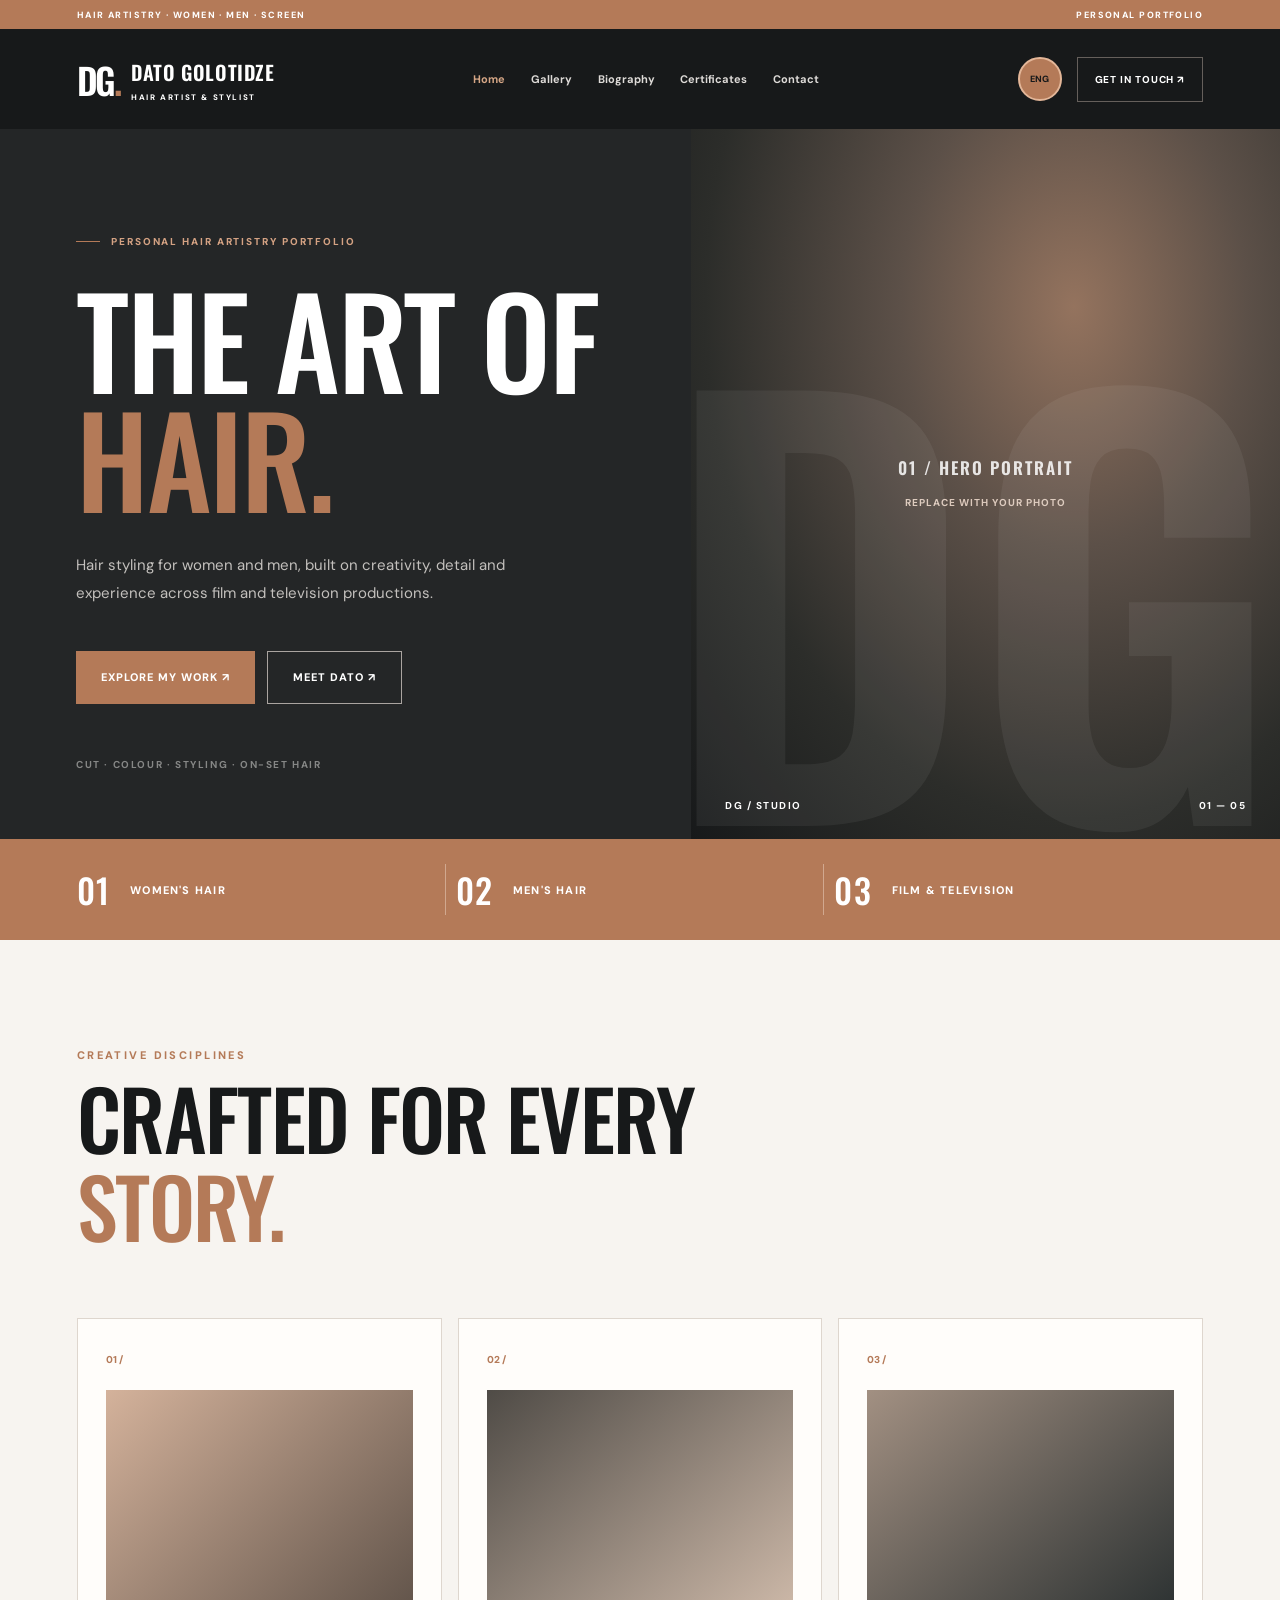
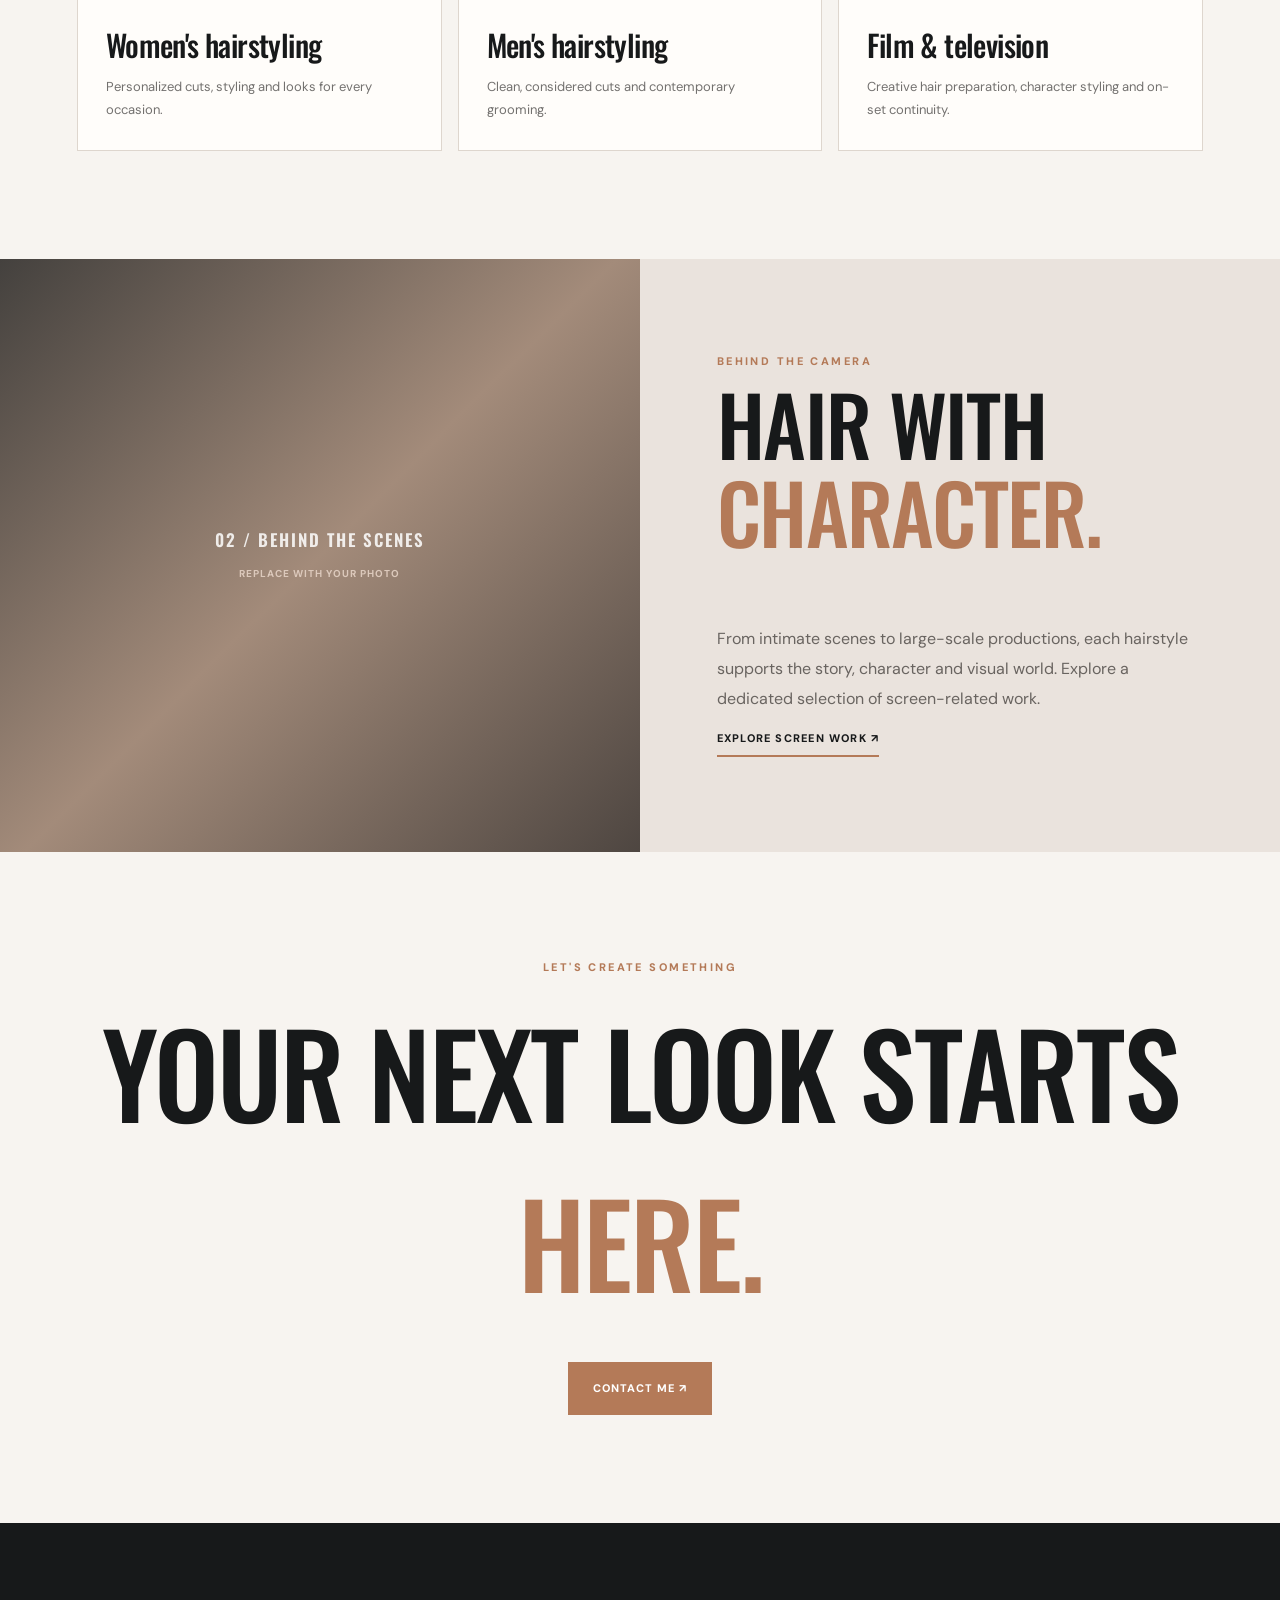
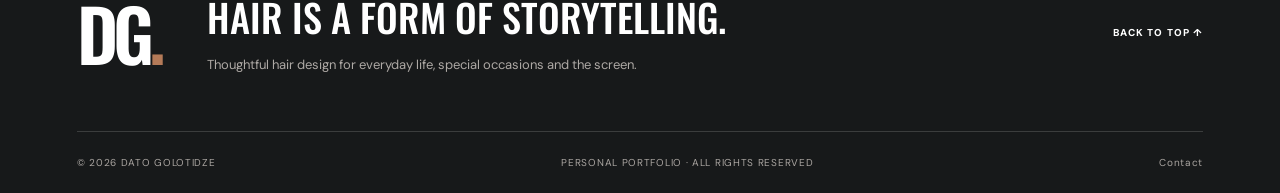
<file: index.html>
<!doctype html>
<html lang="en">
  <head>
    <meta charset="utf-8" />
    <meta name="viewport" content="width=device-width,initial-scale=1" />
    <meta http-equiv="refresh" content="0;url=en/" />
    <title>Dato Golotidze — Choose language</title>
    <meta name="robots" content="noindex,follow" />
  </head>
  <body>
    <p>
      Choose language: <a href="en/">English</a> · <a href="ka/">ქართული</a>
    </p>
    <script>
      location.replace("en/");
    </script>
  </body>
</html>
</file>
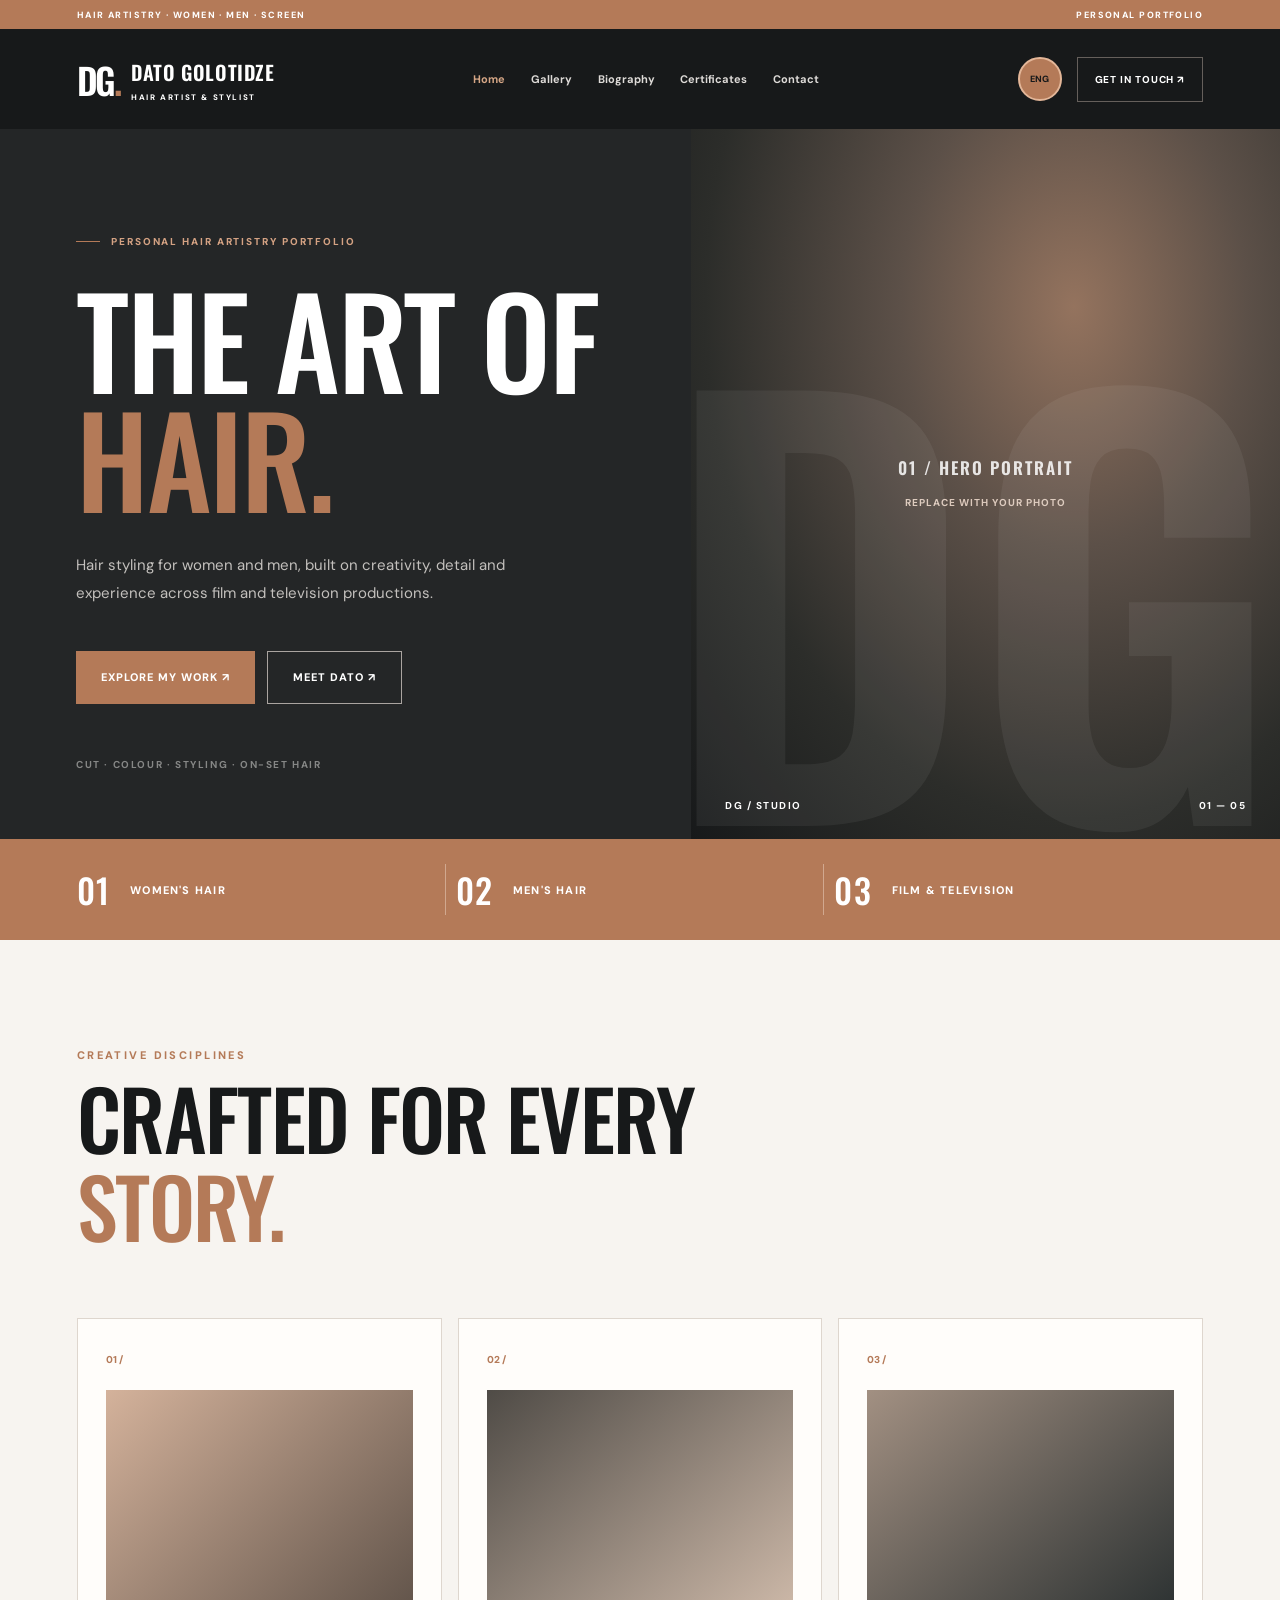
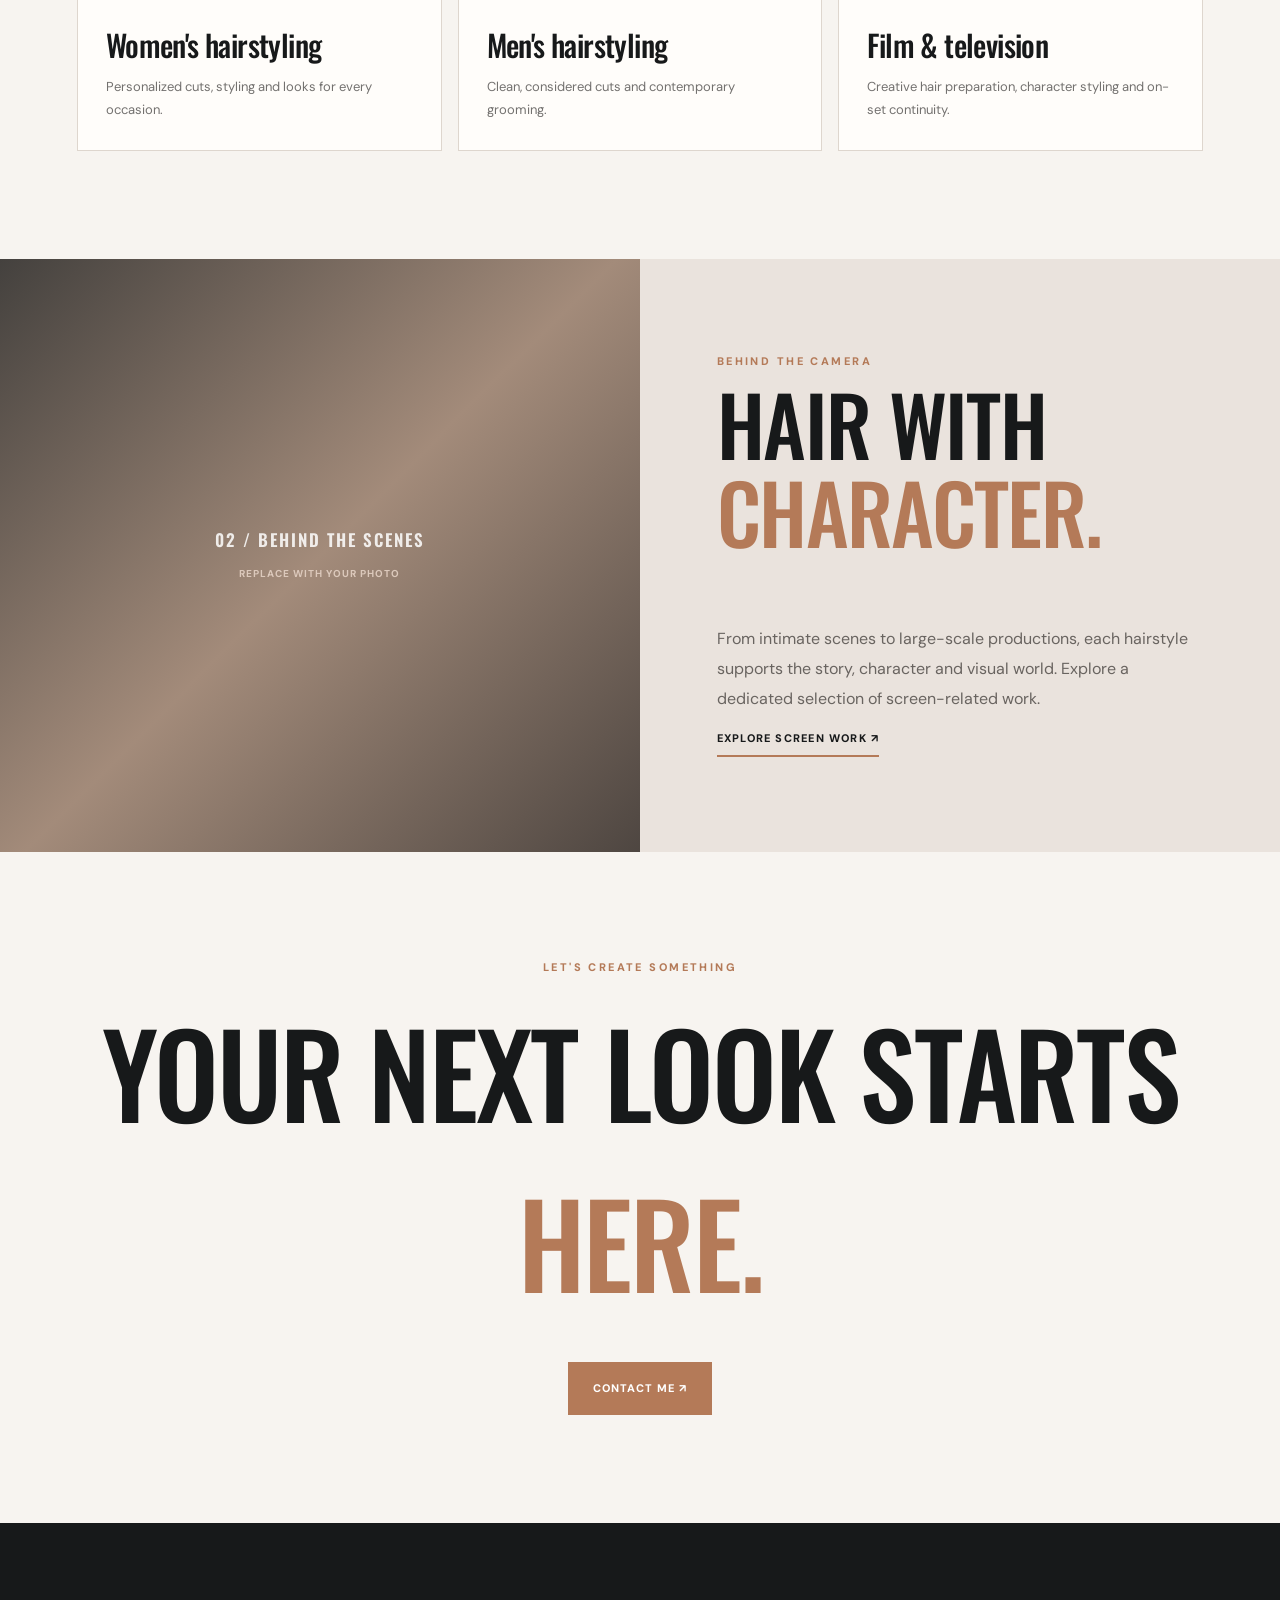
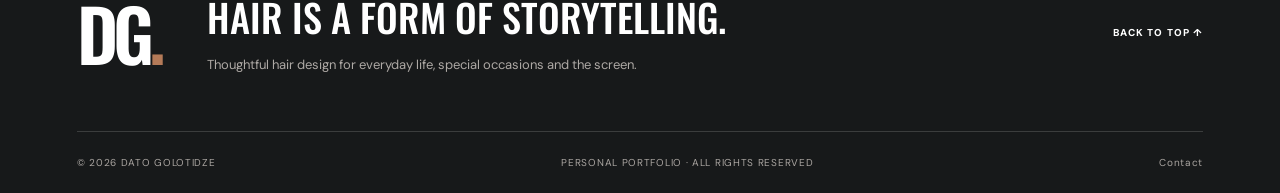
<file: en/index.html>
<!doctype html>
<html lang="en">
  <head>
    <meta charset="utf-8" />
    <meta content="width=device-width,initial-scale=1" name="viewport" />
    <meta content="#17191a" name="theme-color" />
    <meta
      content="Portfolio of Dato Golotidze: women’s and men’s hairstyling and creative hair work for film and television."
      name="description"
    />
    <title>Dato Golotidze | Hairstylist for Women, Men &amp; Screen</title>
    <link href="https://fonts.googleapis.com" rel="preconnect" />
    <link crossorigin="" href="https://fonts.gstatic.com" rel="preconnect" />
    <link
      href="https://fonts.googleapis.com/css2?family=Noto+Sans+Georgian:wght@400;500;600;700;800&family=DM+Sans:wght@400;500;600;700;800&amp;family=Manrope:wght@400;500;600;700;800&amp;family=Oswald:wght@400;500;600;700&amp;display=swap"
      rel="stylesheet"
    />
    <link href="../styles/styles.css" rel="stylesheet" />
    <link href="https://YOUR-DOMAIN.example/en/" rel="canonical" />
    <link
      href="https://YOUR-DOMAIN.example/en/"
      hreflang="en"
      rel="alternate"
    />
    <link
      href="https://YOUR-DOMAIN.example/ka/"
      hreflang="ka"
      rel="alternate"
    />
    <link
      href="https://YOUR-DOMAIN.example/en/"
      hreflang="x-default"
      rel="alternate"
    />
    <meta content="website" property="og:type" />
    <meta
      content="Dato Golotidze | Hairstylist for Women, Men &amp; Screen"
      property="og:title"
    />
    <meta
      content="Portfolio of Dato Golotidze: women’s and men’s hairstyling and creative hair work for film and television."
      property="og:description"
    />
    <meta content="https://YOUR-DOMAIN.example/en/" property="og:url" />
    <meta content="en_US" property="og:locale" />
    <meta content="summary" name="twitter:card" />
    <script type="application/ld+json">
      {
        "@context": "https://schema.org",
        "@type": "Person",
        "name": "Dato Golotidze",
        "alternateName": "დავით გოლოთიძე",
        "jobTitle": "Hair stylist",
        "url": "https://YOUR-DOMAIN.example/en/",
        "description": "Portfolio of Dato Golotidze: women’s and men’s hairstyling and creative hair work for film and television."
      }
    </script>
  </head>
  <body data-language="en" data-page="index">
    <div class="topline">
      <span>HAIR ARTISTRY · WOMEN · MEN · SCREEN</span
      ><span>PERSONAL PORTFOLIO</span>
    </div>
    <header class="site-header" id="top">
      <a aria-label="Dato Golotidze home" class="brand" href="index.html"
        ><span class="brand-symbol">DG<span class="brand-dot">.</span></span
        ><span class="brand-copy"
          ><strong>DATO GOLOTIDZE</strong
          ><small>HAIR ARTIST &amp; STYLIST</small></span
        ></a
      >
      <nav aria-label="Main navigation" class="nav" id="main-nav">
        <a data-nav="index" href="index.html">Home</a
        ><a data-nav="gallery" href="gallery.html">Gallery</a
        ><a data-nav="about" href="about.html">Biography</a
        ><a data-nav="certificates" href="certificates.html">Certificates</a
        ><a data-nav="contact" href="contact.html">Contact</a>
      </nav>
      <div class="header-actions">
        <div class="language-coin">
          <input
            aria-label="Switch to Georgian"
            id="language-check"
            type="checkbox"
          /><label class="coin" for="language-check" title="Change language"
            ><span class="coin-face coin-front">ENG</span
            ><span class="coin-face coin-back">ქართ.</span></label
          >
        </div>
        <a class="header-contact" href="contact.html">GET IN TOUCH ↗</a>
      </div>
      <button
        aria-controls="main-nav"
        aria-expanded="false"
        aria-label="Open navigation"
        class="menu-toggle"
        id="menuToggle"
        type="button"
      >
        <span></span><span></span><span></span>
      </button>
    </header>
    <main>
      <section class="hero">
        <div class="hero-content">
          <div class="eyebrow">
            <span class="eyebrow-line"></span
            ><span>PERSONAL HAIR ARTISTRY PORTFOLIO</span>
          </div>
          <h1><span>THE ART OF</span><br /><em>HAIR.</em></h1>
          <p class="hero-description">
            Hair styling for women and men, built on creativity, detail and
            experience across film and television productions.
          </p>
          <div class="hero-actions">
            <a class="button button-primary" href="gallery.html"
              >EXPLORE MY WORK ↗</a
            ><a class="button button-outline" href="about.html">MEET DATO ↗</a>
          </div>
          <div class="hero-small">CUT · COLOUR · STYLING · ON-SET HAIR</div>
        </div>
        <div
          aria-label="Editorial portrait placeholder for hairstylist"
          class="hero-art"
          role="img"
        >
          <span class="photo-placeholder"
            >01 / HERO PORTRAIT<br /><small
              >REPLACE WITH YOUR PHOTO</small
            ></span
          >
          <div class="hero-art-caption">
            <span>DG / STUDIO</span><span>01 — 05</span>
          </div>
        </div>
      </section>
      <section class="intro-strip">
        <div><strong>01</strong><span>WOMEN'S HAIR</span></div>
        <div><strong>02</strong><span>MEN'S HAIR</span></div>
        <div><strong>03</strong><span>FILM &amp; TELEVISION</span></div>
      </section>
      <section class="section" id="expertise">
        <div class="section-heading">
          <p class="kicker">CREATIVE DISCIPLINES</p>
          <h2>CRAFTED FOR EVERY <em>STORY.</em></h2>
        </div>
        <div class="expertise-grid">
          <article class="expertise-card">
            <span class="card-index">01 /</span>
            <div class="card-illustration hair-one"></div>
            <h3>Women's hairstyling</h3>
            <p>Personalized cuts, styling and looks for every occasion.</p>
          </article>
          <article class="expertise-card">
            <span class="card-index">02 /</span>
            <div class="card-illustration hair-two"></div>
            <h3>Men's hairstyling</h3>
            <p>Clean, considered cuts and contemporary grooming.</p>
          </article>
          <article class="expertise-card">
            <span class="card-index">03 /</span>
            <div class="card-illustration hair-three"></div>
            <h3>Film &amp; television</h3>
            <p>
              Creative hair preparation, character styling and on-set
              continuity.
            </p>
          </article>
        </div>
      </section>
      <section class="feature-panel">
        <div class="feature-visual">
          <span class="photo-placeholder"
            >02 / BEHIND THE SCENES<br /><small
              >REPLACE WITH YOUR PHOTO</small
            ></span
          >
        </div>
        <div class="feature-content">
          <p class="kicker">BEHIND THE CAMERA</p>
          <h2>HAIR WITH <em>CHARACTER.</em></h2>
          <p>
            From intimate scenes to large-scale productions, each hairstyle
            supports the story, character and visual world. Explore a dedicated
            selection of screen-related work.
          </p>
          <a class="text-link" href="gallery.html#screen"
            >EXPLORE SCREEN WORK ↗</a
          >
        </div>
      </section>
      <section class="section invitation">
        <p class="kicker">LET'S CREATE SOMETHING</p>
        <h2>YOUR NEXT LOOK STARTS <em>HERE.</em></h2>
        <a class="button button-primary" href="contact.html">CONTACT ME ↗</a>
      </section>
    </main>
    <footer class="footer">
      <div class="footer-top">
        <a class="footer-monogram" href="index.html">DG<span>.</span></a>
        <div>
          <p class="footer-heading">HAIR IS A FORM OF STORYTELLING.</p>
          <p class="footer-sub">
            Thoughtful hair design for everyday life, special occasions and the
            screen.
          </p>
        </div>
        <a class="footer-to-top" href="#top">BACK TO TOP ↑</a>
      </div>
      <div class="footer-bottom">
        <span>© <span id="year"></span> DATO GOLOTIDZE</span
        ><span>PERSONAL PORTFOLIO · ALL RIGHTS RESERVED</span
        ><a href="contact.html">Contact</a>
      </div>
    </footer>
    <dialog id="lightbox">
      <button aria-label="Close image" class="lightbox-close" type="button">
        ×
      </button>
      <div class="lightbox-content"></div>
    </dialog>
    <script src="../script.js"></script>
  </body>
</html>
</file>
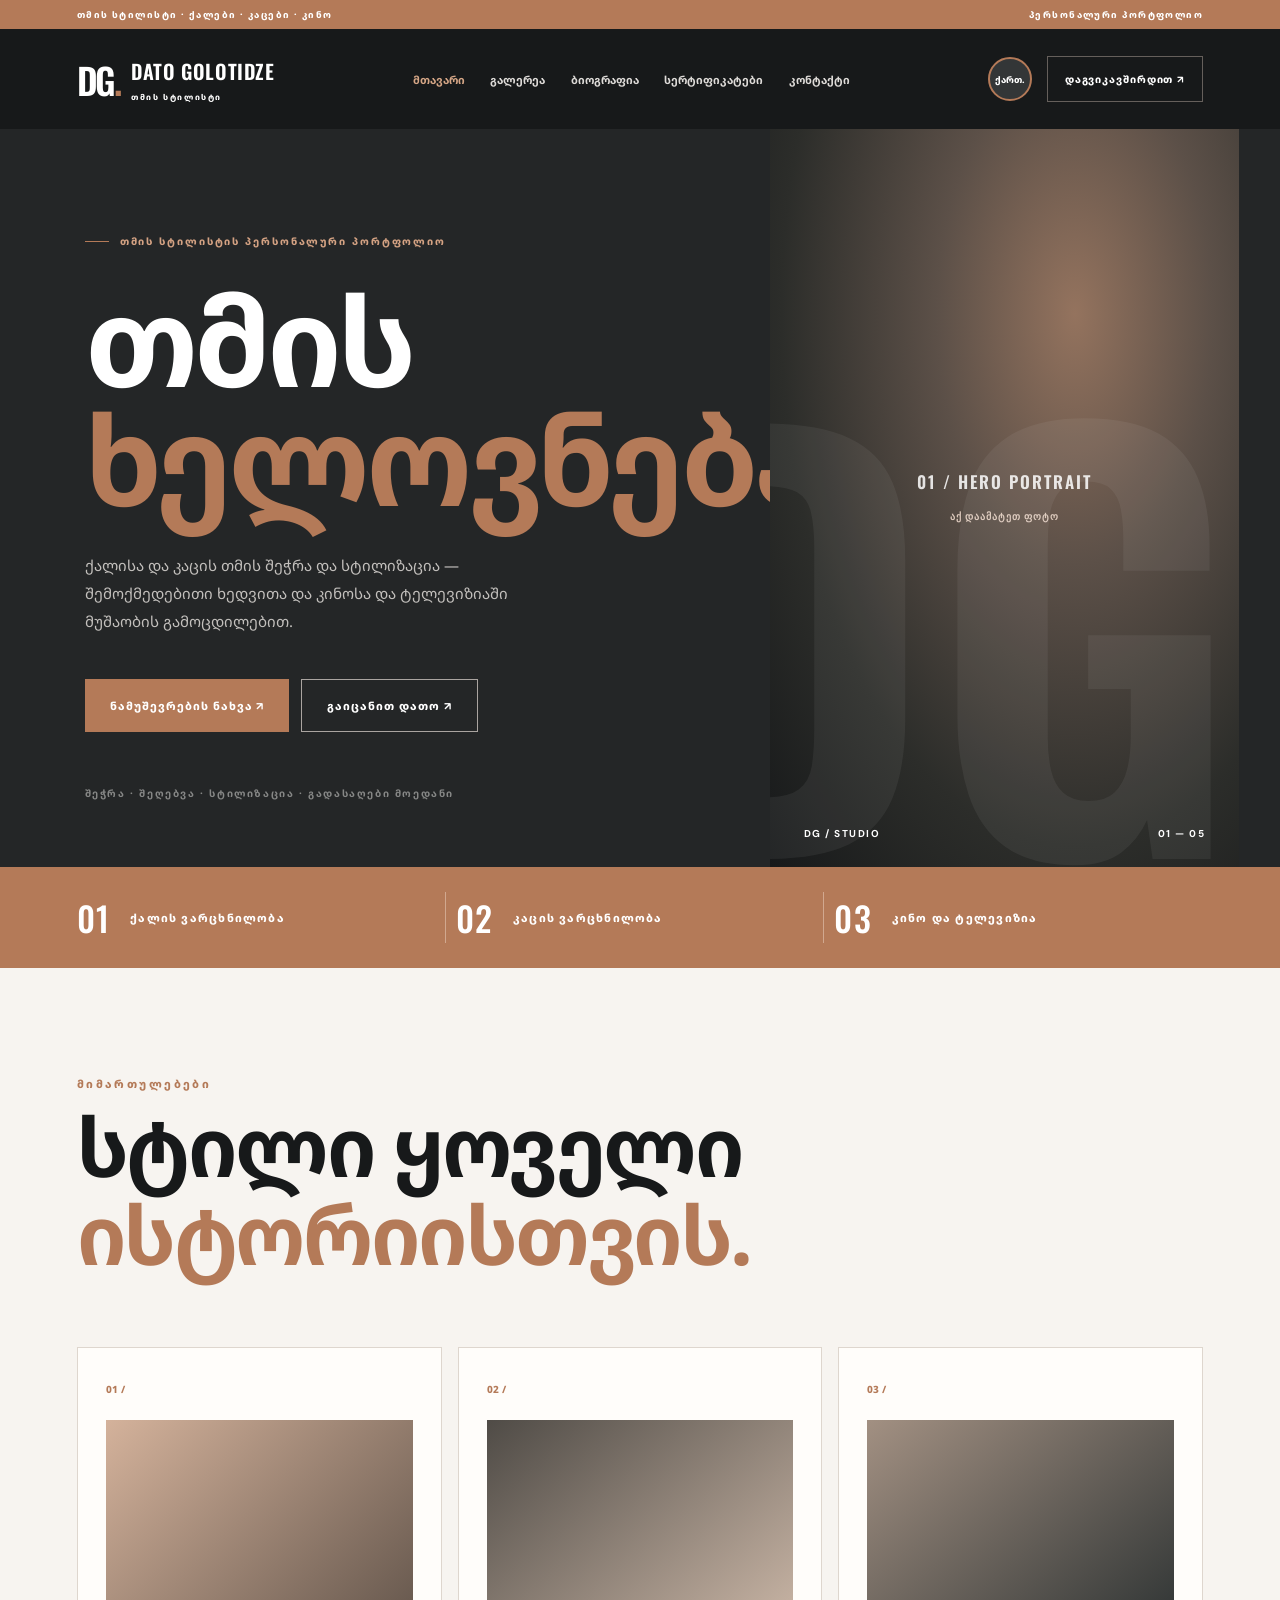
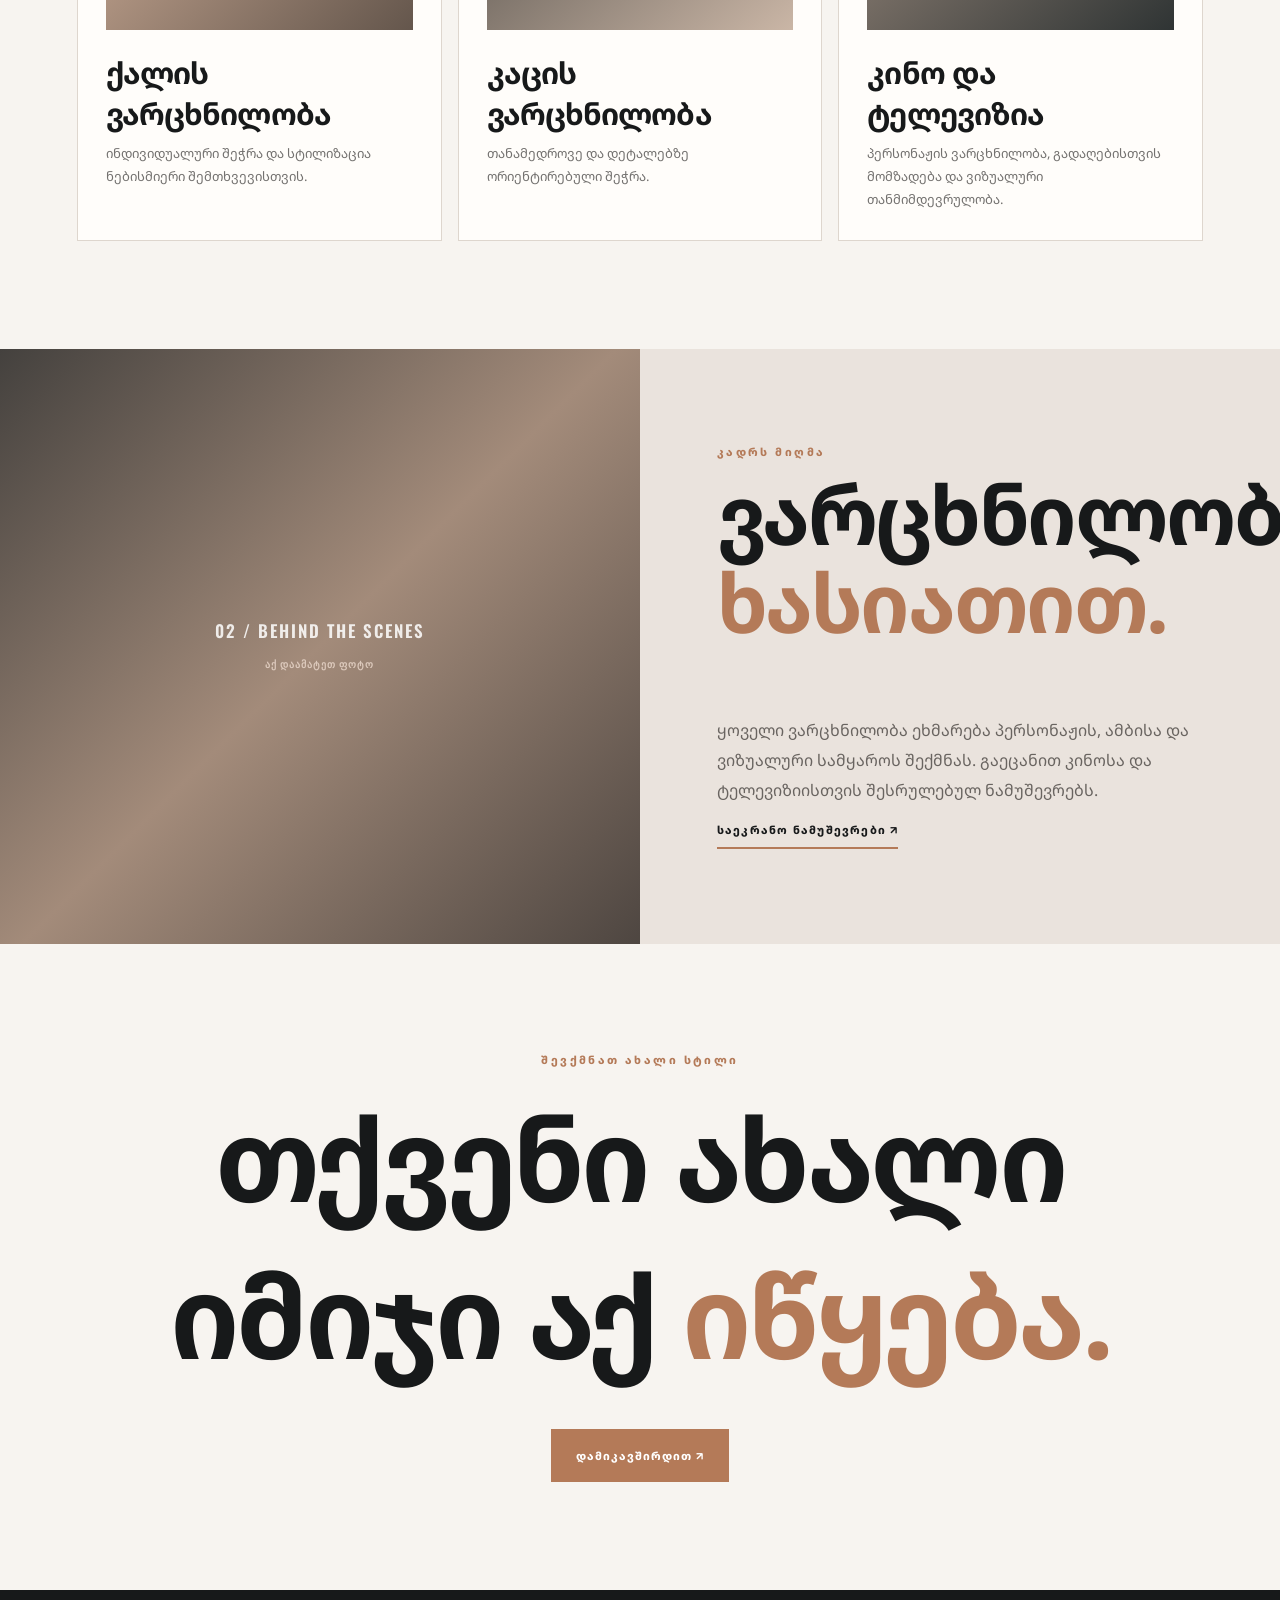
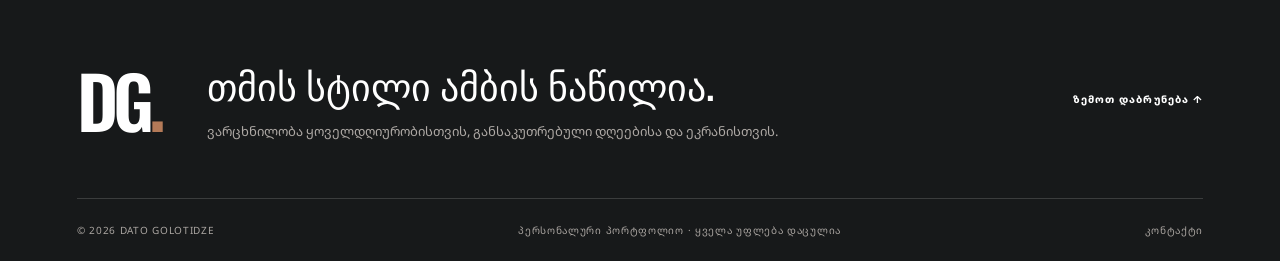
<file: ka/index.html>
<!doctype html>
<html lang="ka">
  <head>
    <meta charset="utf-8" />
    <meta content="width=device-width,initial-scale=1" name="viewport" />
    <meta content="#17191a" name="theme-color" />
    <meta
      content="დავით გოლოთიძის პორტფოლიო — ქალისა და კაცის ვარცხნილობები, თმის სტილიზაცია და კინოსა და ტელევიზიაში მუშაობა."
      name="description"
    />
    <title>
      დავით გოლოთიძე | თმის სტილისტი ქალებისთვის, კაცებისთვის და კინოსთვის
    </title>
    <link href="https://fonts.googleapis.com" rel="preconnect" />
    <link crossorigin="" href="https://fonts.gstatic.com" rel="preconnect" />
    <link
      href="https://fonts.googleapis.com/css2?family=Noto+Sans+Georgian:wght@400;500;600;700;800&family=DM+Sans:wght@400;500;600;700;800&amp;family=Manrope:wght@400;500;600;700;800&amp;family=Oswald:wght@400;500;600;700&amp;display=swap"
      rel="stylesheet"
    />
    <link href="../styles/styles.css" rel="stylesheet" />
    <link href="https://YOUR-DOMAIN.example/ka/" rel="canonical" />
    <link
      href="https://YOUR-DOMAIN.example/en/"
      hreflang="en"
      rel="alternate"
    />
    <link
      href="https://YOUR-DOMAIN.example/ka/"
      hreflang="ka"
      rel="alternate"
    />
    <link
      href="https://YOUR-DOMAIN.example/en/"
      hreflang="x-default"
      rel="alternate"
    />
    <meta content="website" property="og:type" />
    <meta
      content="დავით გოლოთიძე | თმის სტილისტი ქალებისთვის, კაცებისთვის და კინოსთვის"
      property="og:title"
    />
    <meta
      content="დავით გოლოთიძის პორტფოლიო — ქალისა და კაცის ვარცხნილობები, თმის სტილიზაცია და კინოსა და ტელევიზიაში მუშაობა."
      property="og:description"
    />
    <meta content="https://YOUR-DOMAIN.example/ka/" property="og:url" />
    <meta content="ka_GE" property="og:locale" />
    <meta content="summary" name="twitter:card" />
    <script type="application/ld+json">
      {
        "@context": "https://schema.org",
        "@type": "Person",
        "name": "დავით გოლოთიძე",
        "alternateName": "Dato Golotidze",
        "jobTitle": "თმის სტილისტი",
        "url": "https://YOUR-DOMAIN.example/ka/",
        "description": "დავით გოლოთიძის პორტფოლიო — ქალისა და კაცის ვარცხნილობები, თმის სტილიზაცია და კინოსა და ტელევიზიაში მუშაობა."
      }
    </script>
  </head>
  <body data-language="ka" data-page="index">
    <div class="topline">
      <span>თმის სტილისტი · ქალები · კაცები · კინო</span
      ><span>პერსონალური პორტფოლიო</span>
    </div>
    <header class="site-header" id="top">
      <a
        aria-label="დავით გოლოთიძის მთავარი გვერდი"
        class="brand"
        href="index.html"
        ><span class="brand-symbol">DG<span class="brand-dot">.</span></span
        ><span class="brand-copy"
          ><strong>DATO GOLOTIDZE</strong><small>თმის სტილისტი</small></span
        ></a
      >
      <nav aria-label="მთავარი ნავიგაცია" class="nav" id="main-nav">
        <a data-nav="index" href="index.html">მთავარი</a
        ><a data-nav="gallery" href="gallery.html">გალერეა</a
        ><a data-nav="about" href="about.html">ბიოგრაფია</a
        ><a data-nav="certificates" href="certificates.html">სერტიფიკატები</a
        ><a data-nav="contact" href="contact.html">კონტაქტი</a>
      </nav>
      <div class="header-actions">
        <div class="language-coin">
          <input
            aria-label="Switch to English"
            checked=""
            id="language-check"
            type="checkbox"
          /><label class="coin" for="language-check" title="Change language"
            ><span class="coin-face coin-front">ENG</span
            ><span class="coin-face coin-back">ქართ.</span></label
          >
        </div>
        <a class="header-contact" href="contact.html">დაგვიკავშირდით ↗</a>
      </div>
      <button
        aria-controls="main-nav"
        aria-expanded="false"
        aria-label="Open navigation"
        class="menu-toggle"
        id="menuToggle"
        type="button"
      >
        <span></span><span></span><span></span>
      </button>
    </header>
    <main>
      <section class="hero">
        <div class="hero-content">
          <div class="eyebrow">
            <span class="eyebrow-line"></span
            ><span>თმის სტილისტის პერსონალური პორტფოლიო</span>
          </div>
          <h1><span>თმის</span><br /><em>ხელოვნება.</em></h1>
          <p class="hero-description">
            ქალისა და კაცის თმის შეჭრა და სტილიზაცია — შემოქმედებითი ხედვითა და
            კინოსა და ტელევიზიაში მუშაობის გამოცდილებით.
          </p>
          <div class="hero-actions">
            <a class="button button-primary" href="gallery.html"
              >ნამუშევრების ნახვა ↗</a
            ><a class="button button-outline" href="about.html"
              >გაიცანით დათო ↗</a
            >
          </div>
          <div class="hero-small">
            შეჭრა · შეღებვა · სტილიზაცია · გადასაღები მოედანი
          </div>
        </div>
        <div
          aria-label="Editorial portrait placeholder for hairstylist"
          class="hero-art"
          role="img"
        >
          <span class="photo-placeholder"
            >01 / HERO PORTRAIT<br /><small>აქ დაამატეთ ფოტო</small></span
          >
          <div class="hero-art-caption">
            <span>DG / STUDIO</span><span>01 — 05</span>
          </div>
        </div>
      </section>
      <section class="intro-strip">
        <div><strong>01</strong><span>ქალის ვარცხნილობა</span></div>
        <div><strong>02</strong><span>კაცის ვარცხნილობა</span></div>
        <div><strong>03</strong><span>კინო და ტელევიზია</span></div>
      </section>
      <section class="section" id="expertise">
        <div class="section-heading">
          <p class="kicker">მიმართულებები</p>
          <h2>სტილი ყოველი <em>ისტორიისთვის.</em></h2>
        </div>
        <div class="expertise-grid">
          <article class="expertise-card">
            <span class="card-index">01 /</span>
            <div class="card-illustration hair-one"></div>
            <h3>ქალის ვარცხნილობა</h3>
            <p>ინდივიდუალური შეჭრა და სტილიზაცია ნებისმიერი შემთხვევისთვის.</p>
          </article>
          <article class="expertise-card">
            <span class="card-index">02 /</span>
            <div class="card-illustration hair-two"></div>
            <h3>კაცის ვარცხნილობა</h3>
            <p>თანამედროვე და დეტალებზე ორიენტირებული შეჭრა.</p>
          </article>
          <article class="expertise-card">
            <span class="card-index">03 /</span>
            <div class="card-illustration hair-three"></div>
            <h3>კინო და ტელევიზია</h3>
            <p>
              პერსონაჟის ვარცხნილობა, გადაღებისთვის მომზადება და ვიზუალური
              თანმიმდევრულობა.
            </p>
          </article>
        </div>
      </section>
      <section class="feature-panel">
        <div class="feature-visual">
          <span class="photo-placeholder"
            >02 / BEHIND THE SCENES<br /><small>აქ დაამატეთ ფოტო</small></span
          >
        </div>
        <div class="feature-content">
          <p class="kicker">კადრს მიღმა</p>
          <h2>ვარცხნილობა <em>ხასიათით.</em></h2>
          <p>
            ყოველი ვარცხნილობა ეხმარება პერსონაჟის, ამბისა და ვიზუალური სამყაროს
            შექმნას. გაეცანით კინოსა და ტელევიზიისთვის შესრულებულ ნამუშევრებს.
          </p>
          <a class="text-link" href="gallery.html#screen"
            >საეკრანო ნამუშევრები ↗</a
          >
        </div>
      </section>
      <section class="section invitation">
        <p class="kicker">შევქმნათ ახალი სტილი</p>
        <h2>თქვენი ახალი იმიჯი აქ <em>იწყება.</em></h2>
        <a class="button button-primary" href="contact.html">დამიკავშირდით ↗</a>
      </section>
    </main>
    <footer class="footer">
      <div class="footer-top">
        <a class="footer-monogram" href="index.html">DG<span>.</span></a>
        <div>
          <p class="footer-heading">თმის სტილი ამბის ნაწილია.</p>
          <p class="footer-sub">
            ვარცხნილობა ყოველდღიურობისთვის, განსაკუთრებული დღეებისა და
            ეკრანისთვის.
          </p>
        </div>
        <a class="footer-to-top" href="#top">ზემოთ დაბრუნება ↑</a>
      </div>
      <div class="footer-bottom">
        <span>© <span id="year"></span> DATO GOLOTIDZE</span
        ><span>პერსონალური პორტფოლიო · ყველა უფლება დაცულია</span
        ><a href="contact.html">კონტაქტი</a>
      </div>
    </footer>
    <dialog id="lightbox">
      <button aria-label="Close image" class="lightbox-close" type="button">
        ×
      </button>
      <div class="lightbox-content"></div>
    </dialog>
    <script src="../script.js"></script>
  </body>
</html>
</file>
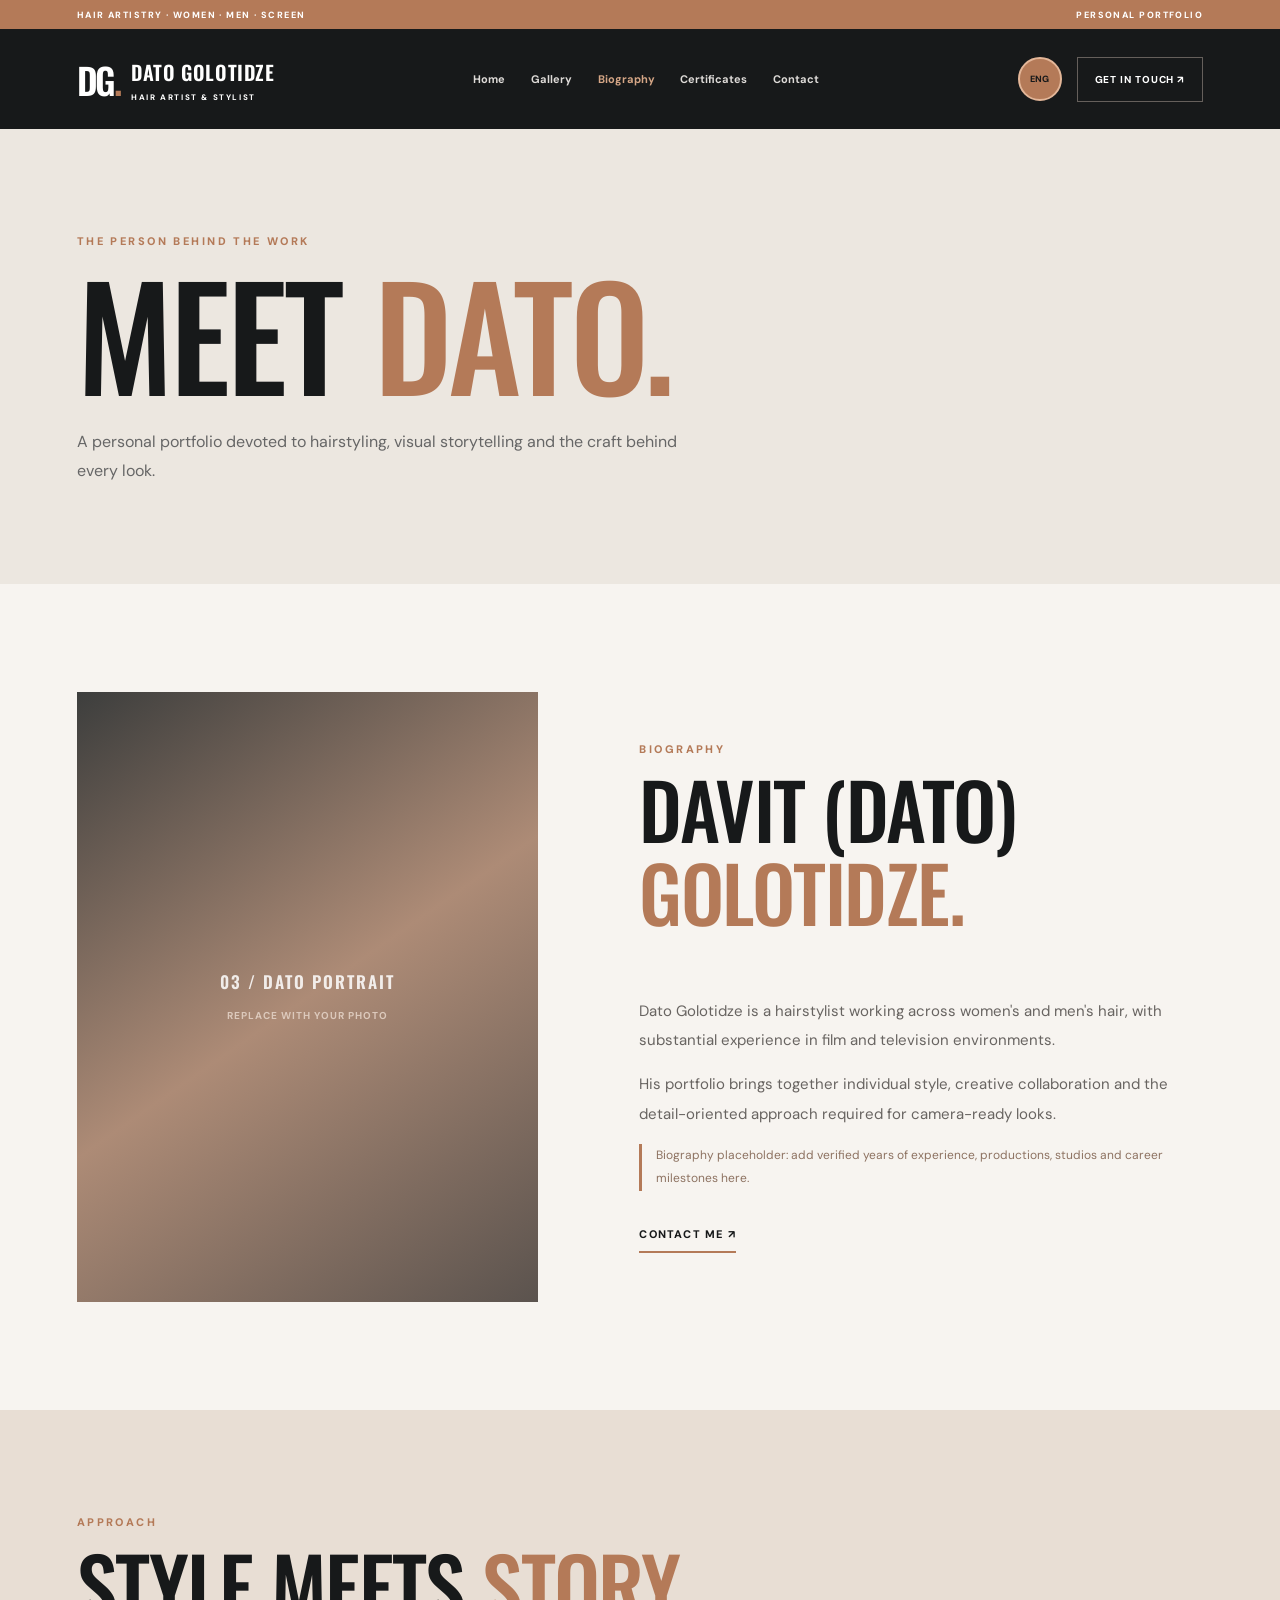
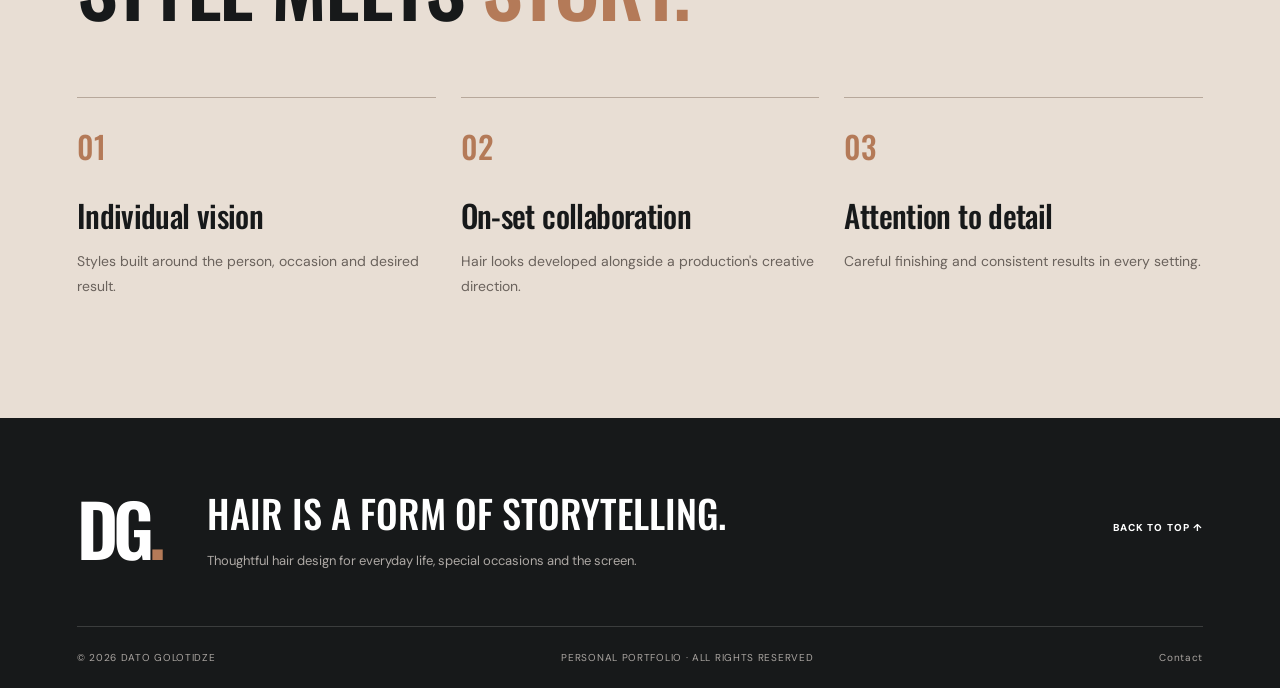
<file: en/about.html>
<!doctype html>
<html lang="en">
  <head>
    <meta charset="utf-8" />
    <meta content="width=device-width,initial-scale=1" name="viewport" />
    <meta content="#17191a" name="theme-color" />
    <meta
      content="Learn about hairstylist Dato Golotidze, his creative approach and experience working on film and television projects."
      name="description"
    />
    <title>Biography &amp; Film/TV Experience | Dato Golotidze</title>
    <link href="https://fonts.googleapis.com" rel="preconnect" />
    <link crossorigin="" href="https://fonts.gstatic.com" rel="preconnect" />
    <link
      href="https://fonts.googleapis.com/css2?family=Noto+Sans+Georgian:wght@400;500;600;700;800&family=DM+Sans:wght@400;500;600;700;800&amp;family=Manrope:wght@400;500;600;700;800&amp;family=Oswald:wght@400;500;600;700&amp;display=swap"
      rel="stylesheet"
    />
    <link href="../styles/styles.css" rel="stylesheet" />
    <link href="https://YOUR-DOMAIN.example/en/about.html" rel="canonical" />
    <link
      href="https://YOUR-DOMAIN.example/en/about.html"
      hreflang="en"
      rel="alternate"
    />
    <link
      href="https://YOUR-DOMAIN.example/ka/about.html"
      hreflang="ka"
      rel="alternate"
    />
    <link
      href="https://YOUR-DOMAIN.example/en/about.html"
      hreflang="x-default"
      rel="alternate"
    />
    <meta content="website" property="og:type" />
    <meta
      content="Biography &amp; Film/TV Experience | Dato Golotidze"
      property="og:title"
    />
    <meta
      content="Learn about hairstylist Dato Golotidze, his creative approach and experience working on film and television projects."
      property="og:description"
    />
    <meta
      content="https://YOUR-DOMAIN.example/en/about.html"
      property="og:url"
    />
    <meta content="en_US" property="og:locale" />
    <meta content="summary" name="twitter:card" />
    <script type="application/ld+json">
      {
        "@context": "https://schema.org",
        "@type": "Person",
        "name": "Dato Golotidze",
        "alternateName": "დავით გოლოთიძე",
        "jobTitle": "Hair stylist",
        "url": "https://YOUR-DOMAIN.example/en/about.html",
        "description": "Learn about hairstylist Dato Golotidze, his creative approach and experience working on film and television projects."
      }
    </script>
  </head>
  <body data-language="en" data-page="about">
    <div class="topline">
      <span>HAIR ARTISTRY · WOMEN · MEN · SCREEN</span
      ><span>PERSONAL PORTFOLIO</span>
    </div>
    <header class="site-header" id="top">
      <a aria-label="Dato Golotidze home" class="brand" href="index.html"
        ><span class="brand-symbol">DG<span class="brand-dot">.</span></span
        ><span class="brand-copy"
          ><strong>DATO GOLOTIDZE</strong
          ><small>HAIR ARTIST &amp; STYLIST</small></span
        ></a
      >
      <nav aria-label="Main navigation" class="nav" id="main-nav">
        <a data-nav="index" href="index.html">Home</a
        ><a data-nav="gallery" href="gallery.html">Gallery</a
        ><a data-nav="about" href="about.html">Biography</a
        ><a data-nav="certificates" href="certificates.html">Certificates</a
        ><a data-nav="contact" href="contact.html">Contact</a>
      </nav>
      <div class="header-actions">
        <div class="language-coin">
          <input
            aria-label="Switch to Georgian"
            id="language-check"
            type="checkbox"
          /><label class="coin" for="language-check" title="Change language"
            ><span class="coin-face coin-front">ENG</span
            ><span class="coin-face coin-back">ქართ.</span></label
          >
        </div>
        <a class="header-contact" href="contact.html">GET IN TOUCH ↗</a>
      </div>
      <button
        aria-controls="main-nav"
        aria-expanded="false"
        aria-label="Open navigation"
        class="menu-toggle"
        id="menuToggle"
        type="button"
      >
        <span></span><span></span><span></span>
      </button>
    </header>
    <main>
      <section class="page-intro">
        <p class="kicker">THE PERSON BEHIND THE WORK</p>
        <h1>MEET <em>DATO.</em></h1>
        <p>
          A personal portfolio devoted to hairstyling, visual storytelling and
          the craft behind every look.
        </p>
      </section>
      <section class="section bio-grid">
        <div class="bio-portrait">
          <span class="photo-placeholder"
            >03 / DATO PORTRAIT<br /><small
              >REPLACE WITH YOUR PHOTO</small
            ></span
          >
        </div>
        <div class="bio-copy">
          <p class="kicker">BIOGRAPHY</p>
          <h2>DAVIT (DATO) <em>GOLOTIDZE.</em></h2>
          <p>
            Dato Golotidze is a hairstylist working across women's and men's
            hair, with substantial experience in film and television
            environments.
          </p>
          <p>
            His portfolio brings together individual style, creative
            collaboration and the detail-oriented approach required for
            camera-ready looks.
          </p>
          <p class="editable-note">
            Biography placeholder: add verified years of experience,
            productions, studios and career milestones here.
          </p>
          <a class="text-link" href="contact.html">CONTACT ME ↗</a>
        </div>
      </section>
      <section class="values-section">
        <div class="section-heading">
          <p class="kicker">APPROACH</p>
          <h2>STYLE MEETS <em>STORY.</em></h2>
        </div>
        <div class="values-grid">
          <article>
            <span>01</span>
            <h3>Individual vision</h3>
            <p>Styles built around the person, occasion and desired result.</p>
          </article>
          <article>
            <span>02</span>
            <h3>On-set collaboration</h3>
            <p>
              Hair looks developed alongside a production's creative direction.
            </p>
          </article>
          <article>
            <span>03</span>
            <h3>Attention to detail</h3>
            <p>Careful finishing and consistent results in every setting.</p>
          </article>
        </div>
      </section>
    </main>
    <footer class="footer">
      <div class="footer-top">
        <a class="footer-monogram" href="index.html">DG<span>.</span></a>
        <div>
          <p class="footer-heading">HAIR IS A FORM OF STORYTELLING.</p>
          <p class="footer-sub">
            Thoughtful hair design for everyday life, special occasions and the
            screen.
          </p>
        </div>
        <a class="footer-to-top" href="#top">BACK TO TOP ↑</a>
      </div>
      <div class="footer-bottom">
        <span>© <span id="year"></span> DATO GOLOTIDZE</span
        ><span>PERSONAL PORTFOLIO · ALL RIGHTS RESERVED</span
        ><a href="contact.html">Contact</a>
      </div>
    </footer>
    <dialog id="lightbox">
      <button aria-label="Close image" class="lightbox-close" type="button">
        ×
      </button>
      <div class="lightbox-content"></div>
    </dialog>
    <script src="../script.js"></script>
  </body>
</html>
</file>
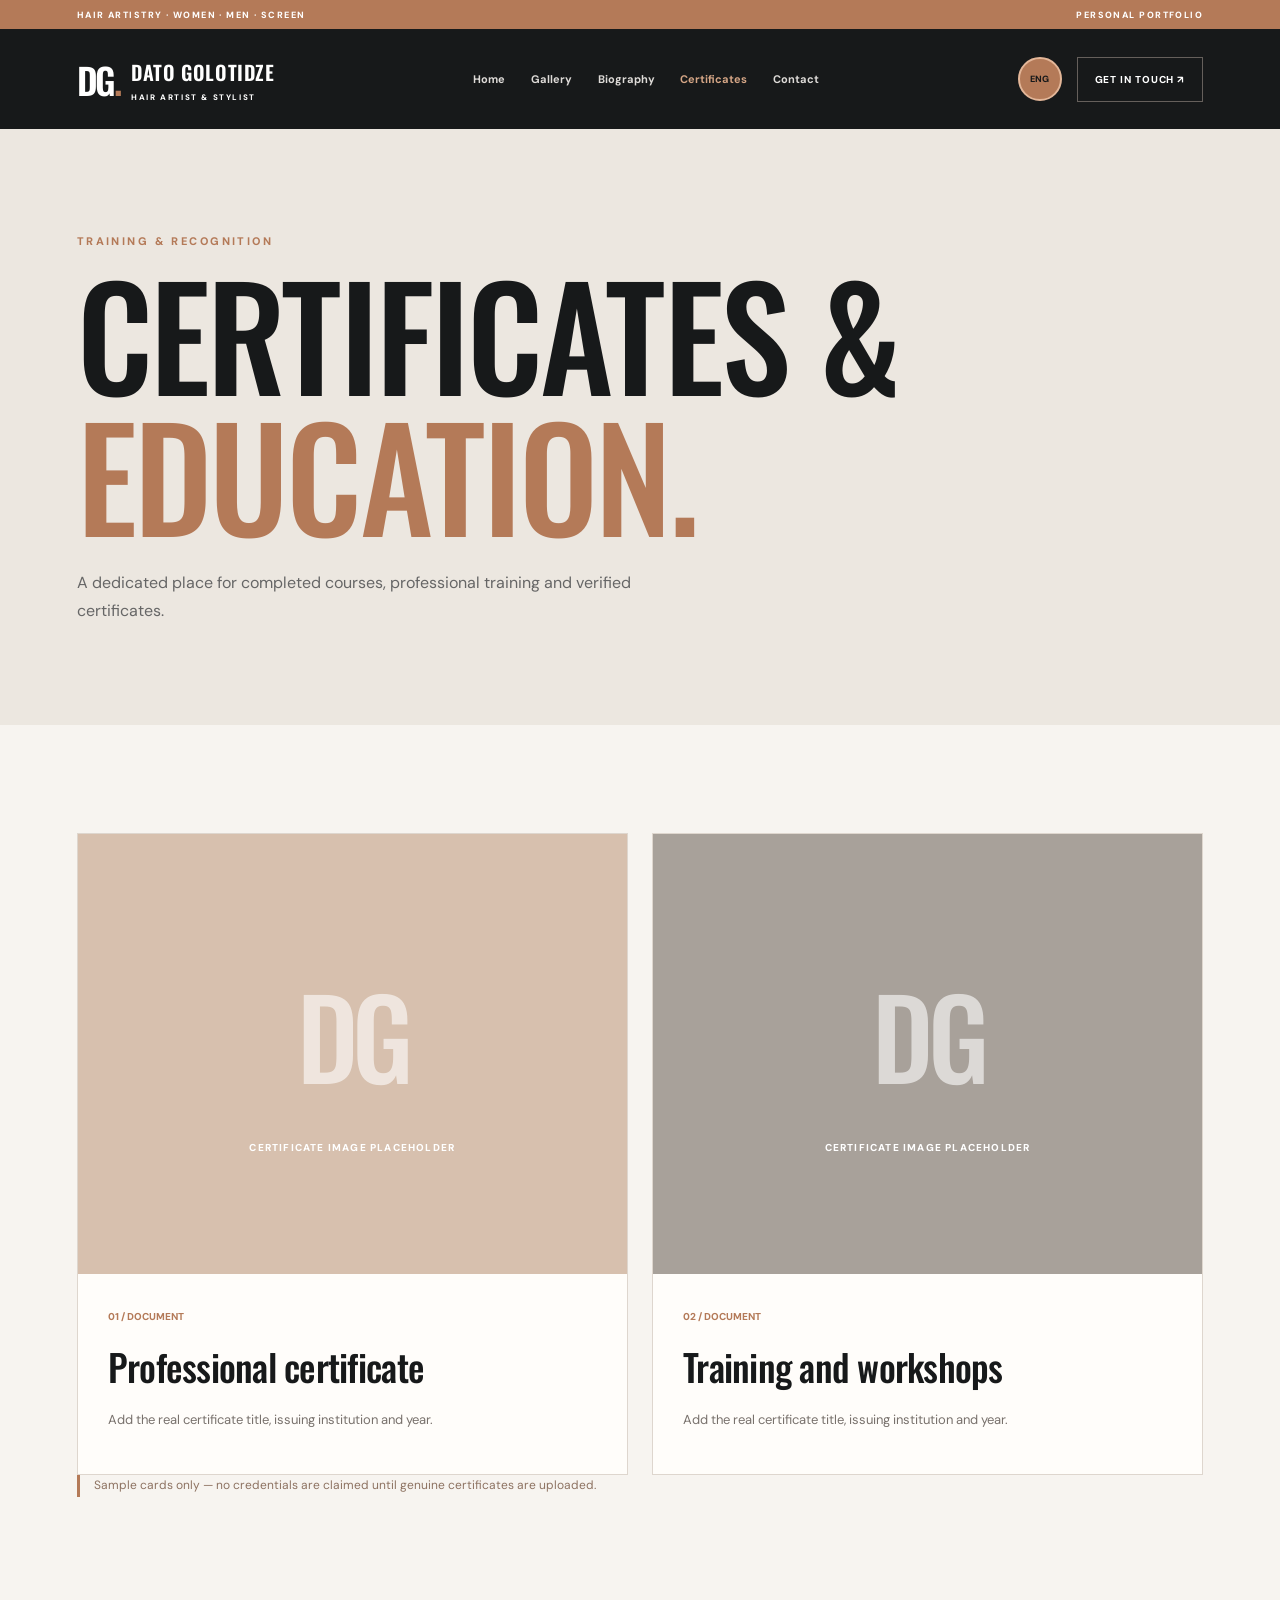
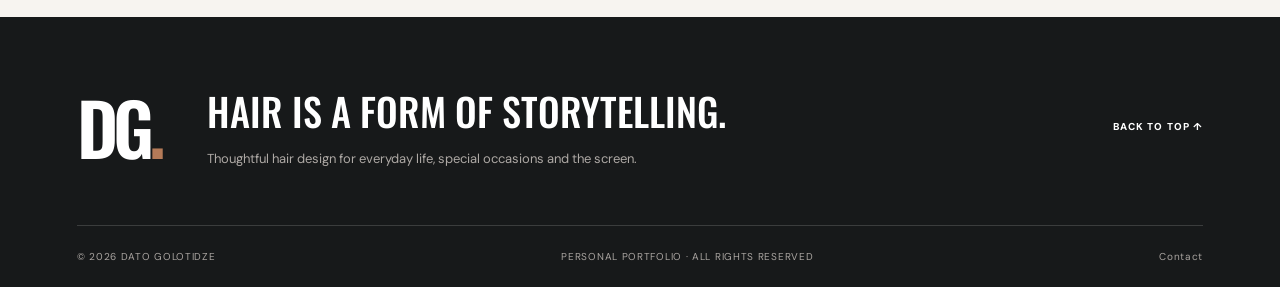
<file: en/certificates.html>
<!doctype html>
<html lang="en">
  <head>
    <meta charset="utf-8" />
    <meta content="width=device-width,initial-scale=1" name="viewport" />
    <meta content="#17191a" name="theme-color" />
    <meta
      content="A dedicated space for Dato Golotidze’s professional training and certificates, to be added when verified."
      name="description"
    />
    <title>Training &amp; Certificates | Dato Golotidze</title>
    <link href="https://fonts.googleapis.com" rel="preconnect" />
    <link crossorigin="" href="https://fonts.gstatic.com" rel="preconnect" />
    <link
      href="https://fonts.googleapis.com/css2?family=Noto+Sans+Georgian:wght@400;500;600;700;800&family=DM+Sans:wght@400;500;600;700;800&amp;family=Manrope:wght@400;500;600;700;800&amp;family=Oswald:wght@400;500;600;700&amp;display=swap"
      rel="stylesheet"
    />
    <link href="../styles/styles.css" rel="stylesheet" />
    <link
      href="https://YOUR-DOMAIN.example/en/certificates.html"
      rel="canonical"
    />
    <link
      href="https://YOUR-DOMAIN.example/en/certificates.html"
      hreflang="en"
      rel="alternate"
    />
    <link
      href="https://YOUR-DOMAIN.example/ka/certificates.html"
      hreflang="ka"
      rel="alternate"
    />
    <link
      href="https://YOUR-DOMAIN.example/en/certificates.html"
      hreflang="x-default"
      rel="alternate"
    />
    <meta content="website" property="og:type" />
    <meta
      content="Training &amp; Certificates | Dato Golotidze"
      property="og:title"
    />
    <meta
      content="A dedicated space for Dato Golotidze’s professional training and certificates, to be added when verified."
      property="og:description"
    />
    <meta
      content="https://YOUR-DOMAIN.example/en/certificates.html"
      property="og:url"
    />
    <meta content="en_US" property="og:locale" />
    <meta content="summary" name="twitter:card" />
    <script type="application/ld+json">
      {
        "@context": "https://schema.org",
        "@type": "Person",
        "name": "Dato Golotidze",
        "alternateName": "დავით გოლოთიძე",
        "jobTitle": "Hair stylist",
        "url": "https://YOUR-DOMAIN.example/en/certificates.html",
        "description": "A dedicated space for Dato Golotidze’s professional training and certificates, to be added when verified."
      }
    </script>
  </head>
  <body data-language="en" data-page="certificates">
    <div class="topline">
      <span>HAIR ARTISTRY · WOMEN · MEN · SCREEN</span
      ><span>PERSONAL PORTFOLIO</span>
    </div>
    <header class="site-header" id="top">
      <a aria-label="Dato Golotidze home" class="brand" href="index.html"
        ><span class="brand-symbol">DG<span class="brand-dot">.</span></span
        ><span class="brand-copy"
          ><strong>DATO GOLOTIDZE</strong
          ><small>HAIR ARTIST &amp; STYLIST</small></span
        ></a
      >
      <nav aria-label="Main navigation" class="nav" id="main-nav">
        <a data-nav="index" href="index.html">Home</a
        ><a data-nav="gallery" href="gallery.html">Gallery</a
        ><a data-nav="about" href="about.html">Biography</a
        ><a data-nav="certificates" href="certificates.html">Certificates</a
        ><a data-nav="contact" href="contact.html">Contact</a>
      </nav>
      <div class="header-actions">
        <div class="language-coin">
          <input
            aria-label="Switch to Georgian"
            id="language-check"
            type="checkbox"
          /><label class="coin" for="language-check" title="Change language"
            ><span class="coin-face coin-front">ENG</span
            ><span class="coin-face coin-back">ქართ.</span></label
          >
        </div>
        <a class="header-contact" href="contact.html">GET IN TOUCH ↗</a>
      </div>
      <button
        aria-controls="main-nav"
        aria-expanded="false"
        aria-label="Open navigation"
        class="menu-toggle"
        id="menuToggle"
        type="button"
      >
        <span></span><span></span><span></span>
      </button>
    </header>
    <main>
      <section class="page-intro">
        <p class="kicker">TRAINING &amp; RECOGNITION</p>
        <h1>CERTIFICATES &amp; <em>EDUCATION.</em></h1>
        <p>
          A dedicated place for completed courses, professional training and
          verified certificates.
        </p>
      </section>
      <section class="section">
        <div class="certificate-grid">
          <article class="certificate-card">
            <div class="certificate-art">
              <span>DG</span><small>CERTIFICATE IMAGE PLACEHOLDER</small>
            </div>
            <div class="certificate-details">
              <span>01 / DOCUMENT</span>
              <h2>Professional certificate</h2>
              <p>
                Add the real certificate title, issuing institution and year.
              </p>
            </div>
          </article>
          <article class="certificate-card">
            <div class="certificate-art art-alt">
              <span>DG</span><small>CERTIFICATE IMAGE PLACEHOLDER</small>
            </div>
            <div class="certificate-details">
              <span>02 / DOCUMENT</span>
              <h2>Training and workshops</h2>
              <p>
                Add the real certificate title, issuing institution and year.
              </p>
            </div>
          </article>
        </div>
        <p class="editable-note">
          Sample cards only — no credentials are claimed until genuine
          certificates are uploaded.
        </p>
      </section>
    </main>
    <footer class="footer">
      <div class="footer-top">
        <a class="footer-monogram" href="index.html">DG<span>.</span></a>
        <div>
          <p class="footer-heading">HAIR IS A FORM OF STORYTELLING.</p>
          <p class="footer-sub">
            Thoughtful hair design for everyday life, special occasions and the
            screen.
          </p>
        </div>
        <a class="footer-to-top" href="#top">BACK TO TOP ↑</a>
      </div>
      <div class="footer-bottom">
        <span>© <span id="year"></span> DATO GOLOTIDZE</span
        ><span>PERSONAL PORTFOLIO · ALL RIGHTS RESERVED</span
        ><a href="contact.html">Contact</a>
      </div>
    </footer>
    <dialog id="lightbox">
      <button aria-label="Close image" class="lightbox-close" type="button">
        ×
      </button>
      <div class="lightbox-content"></div>
    </dialog>
    <script src="../script.js"></script>
  </body>
</html>
</file>
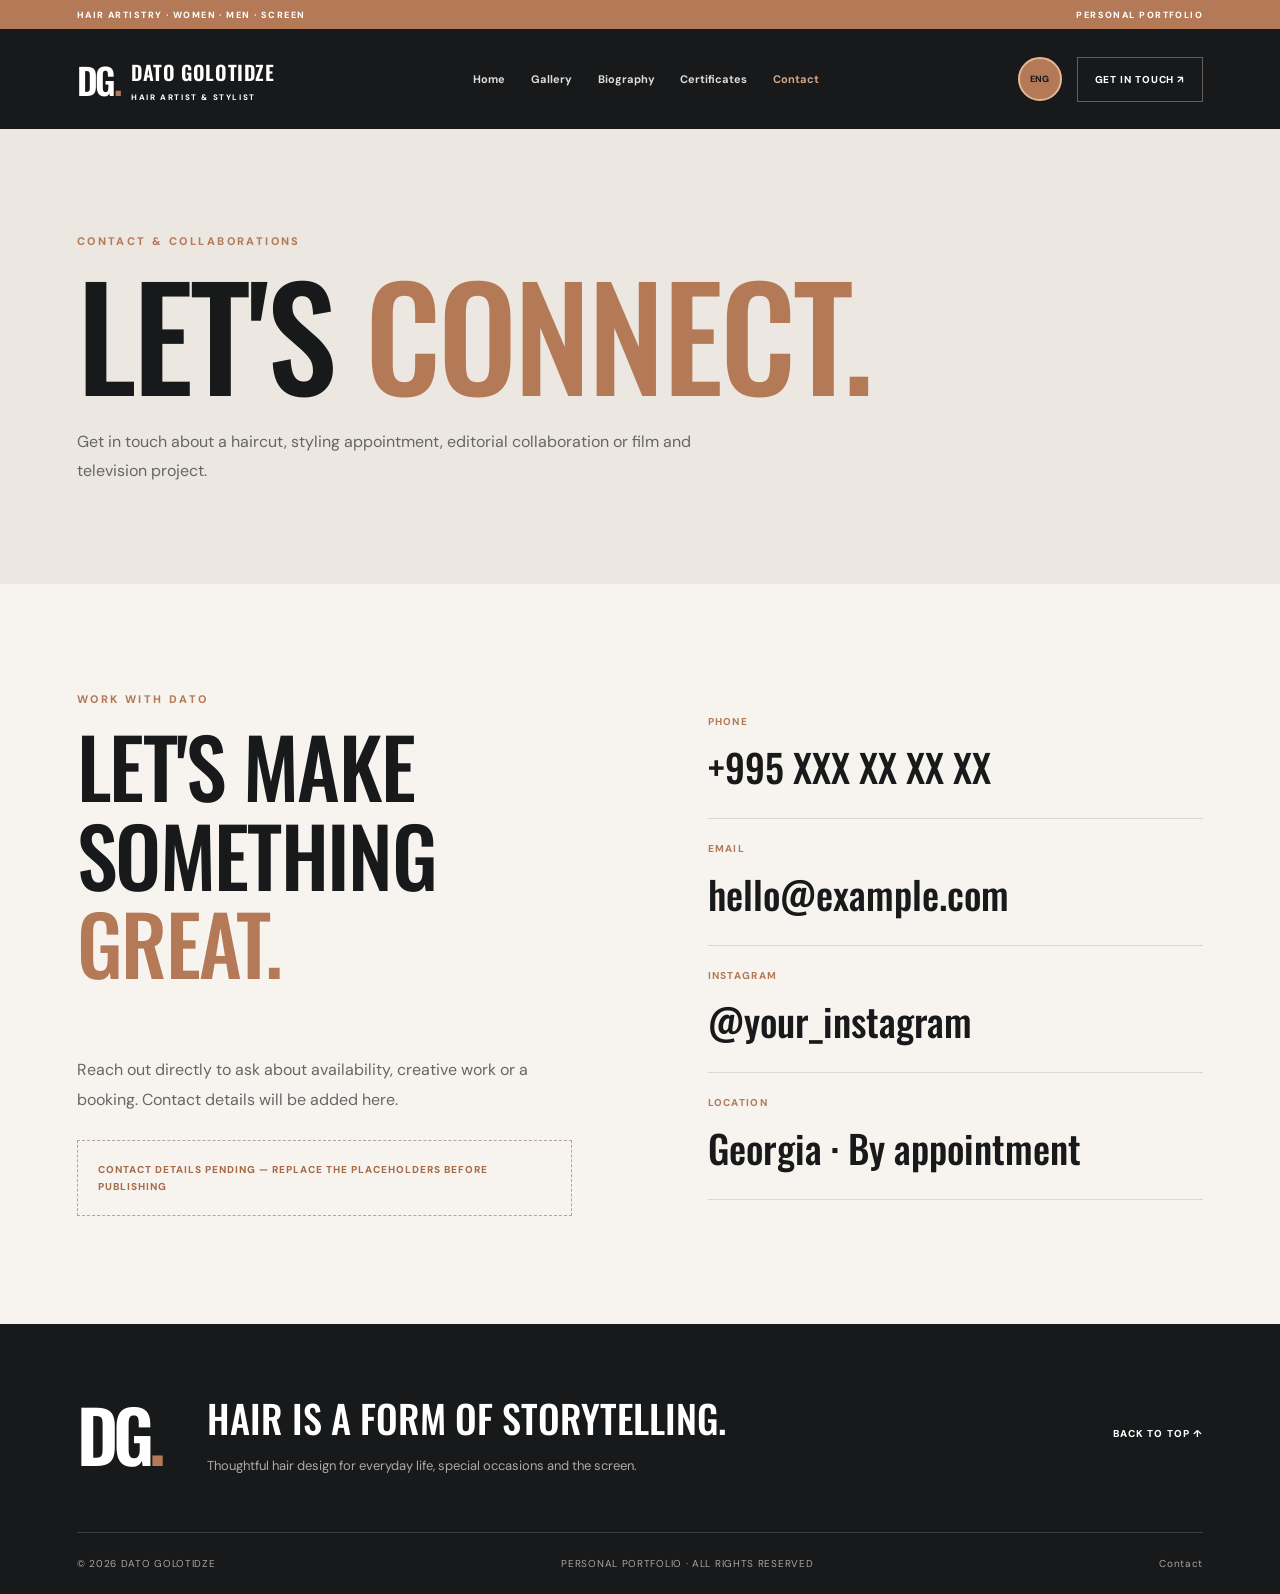
<file: en/contact.html>
<!doctype html>
<html lang="en">
  <head>
    <meta charset="utf-8" />
    <meta content="width=device-width,initial-scale=1" name="viewport" />
    <meta content="#17191a" name="theme-color" />
    <meta
      content="Get in touch with Dato Golotidze about hairstyling, photo shoots and film or television collaborations."
      name="description"
    />
    <title>Contact &amp; Collaborations | Dato Golotidze</title>
    <link href="https://fonts.googleapis.com" rel="preconnect" />
    <link crossorigin="" href="https://fonts.gstatic.com" rel="preconnect" />
    <link
      href="https://fonts.googleapis.com/css2?family=Noto+Sans+Georgian:wght@400;500;600;700;800&family=DM+Sans:wght@400;500;600;700;800&amp;family=Manrope:wght@400;500;600;700;800&amp;family=Oswald:wght@400;500;600;700&amp;display=swap"
      rel="stylesheet"
    />
    <link href="../styles/styles.css" rel="stylesheet" />
    <link href="https://YOUR-DOMAIN.example/en/contact.html" rel="canonical" />
    <link
      href="https://YOUR-DOMAIN.example/en/contact.html"
      hreflang="en"
      rel="alternate"
    />
    <link
      href="https://YOUR-DOMAIN.example/ka/contact.html"
      hreflang="ka"
      rel="alternate"
    />
    <link
      href="https://YOUR-DOMAIN.example/en/contact.html"
      hreflang="x-default"
      rel="alternate"
    />
    <meta content="website" property="og:type" />
    <meta
      content="Contact &amp; Collaborations | Dato Golotidze"
      property="og:title"
    />
    <meta
      content="Get in touch with Dato Golotidze about hairstyling, photo shoots and film or television collaborations."
      property="og:description"
    />
    <meta
      content="https://YOUR-DOMAIN.example/en/contact.html"
      property="og:url"
    />
    <meta content="en_US" property="og:locale" />
    <meta content="summary" name="twitter:card" />
    <script type="application/ld+json">
      {
        "@context": "https://schema.org",
        "@type": "Person",
        "name": "Dato Golotidze",
        "alternateName": "დავით გოლოთიძე",
        "jobTitle": "Hair stylist",
        "url": "https://YOUR-DOMAIN.example/en/contact.html",
        "description": "Get in touch with Dato Golotidze about hairstyling, photo shoots and film or television collaborations."
      }
    </script>
  </head>
  <body data-language="en" data-page="contact">
    <div class="topline">
      <span>HAIR ARTISTRY · WOMEN · MEN · SCREEN</span
      ><span>PERSONAL PORTFOLIO</span>
    </div>
    <header class="site-header" id="top">
      <a aria-label="Dato Golotidze home" class="brand" href="index.html"
        ><span class="brand-symbol">DG<span class="brand-dot">.</span></span
        ><span class="brand-copy"
          ><strong>DATO GOLOTIDZE</strong
          ><small>HAIR ARTIST &amp; STYLIST</small></span
        ></a
      >
      <nav aria-label="Main navigation" class="nav" id="main-nav">
        <a data-nav="index" href="index.html">Home</a
        ><a data-nav="gallery" href="gallery.html">Gallery</a
        ><a data-nav="about" href="about.html">Biography</a
        ><a data-nav="certificates" href="certificates.html">Certificates</a
        ><a data-nav="contact" href="contact.html">Contact</a>
      </nav>
      <div class="header-actions">
        <div class="language-coin">
          <input
            aria-label="Switch to Georgian"
            id="language-check"
            type="checkbox"
          /><label class="coin" for="language-check" title="Change language"
            ><span class="coin-face coin-front">ENG</span
            ><span class="coin-face coin-back">ქართ.</span></label
          >
        </div>
        <a class="header-contact" href="contact.html">GET IN TOUCH ↗</a>
      </div>
      <button
        aria-controls="main-nav"
        aria-expanded="false"
        aria-label="Open navigation"
        class="menu-toggle"
        id="menuToggle"
        type="button"
      >
        <span></span><span></span><span></span>
      </button>
    </header>
    <main>
      <section class="page-intro">
        <p class="kicker">CONTACT &amp; COLLABORATIONS</p>
        <h1>LET'S <em>CONNECT.</em></h1>
        <p>
          Get in touch about a haircut, styling appointment, editorial
          collaboration or film and television project.
        </p>
      </section>
      <section class="section contact-grid">
        <div class="contact-copy">
          <p class="kicker">WORK WITH DATO</p>
          <h2>LET'S MAKE SOMETHING <em>GREAT.</em></h2>
          <p>
            Reach out directly to ask about availability, creative work or a
            booking. Contact details will be added here.
          </p>
          <div class="contact-notice">
            CONTACT DETAILS PENDING — REPLACE THE PLACEHOLDERS BEFORE PUBLISHING
          </div>
        </div>
        <div class="contact-list">
          <div class="contact-item">
            <span>PHONE</span><strong>+995 XXX XX XX XX</strong>
          </div>
          <div class="contact-item">
            <span>EMAIL</span><strong>hello@example.com</strong>
          </div>
          <div class="contact-item">
            <span>INSTAGRAM</span><strong>@your_instagram</strong>
          </div>
          <div class="contact-item">
            <span>LOCATION</span><strong>Georgia · By appointment</strong>
          </div>
        </div>
      </section>
    </main>
    <footer class="footer">
      <div class="footer-top">
        <a class="footer-monogram" href="index.html">DG<span>.</span></a>
        <div>
          <p class="footer-heading">HAIR IS A FORM OF STORYTELLING.</p>
          <p class="footer-sub">
            Thoughtful hair design for everyday life, special occasions and the
            screen.
          </p>
        </div>
        <a class="footer-to-top" href="#top">BACK TO TOP ↑</a>
      </div>
      <div class="footer-bottom">
        <span>© <span id="year"></span> DATO GOLOTIDZE</span
        ><span>PERSONAL PORTFOLIO · ALL RIGHTS RESERVED</span
        ><a href="contact.html">Contact</a>
      </div>
    </footer>
    <dialog id="lightbox">
      <button aria-label="Close image" class="lightbox-close" type="button">
        ×
      </button>
      <div class="lightbox-content"></div>
    </dialog>
    <script src="../script.js"></script>
  </body>
</html>
</file>
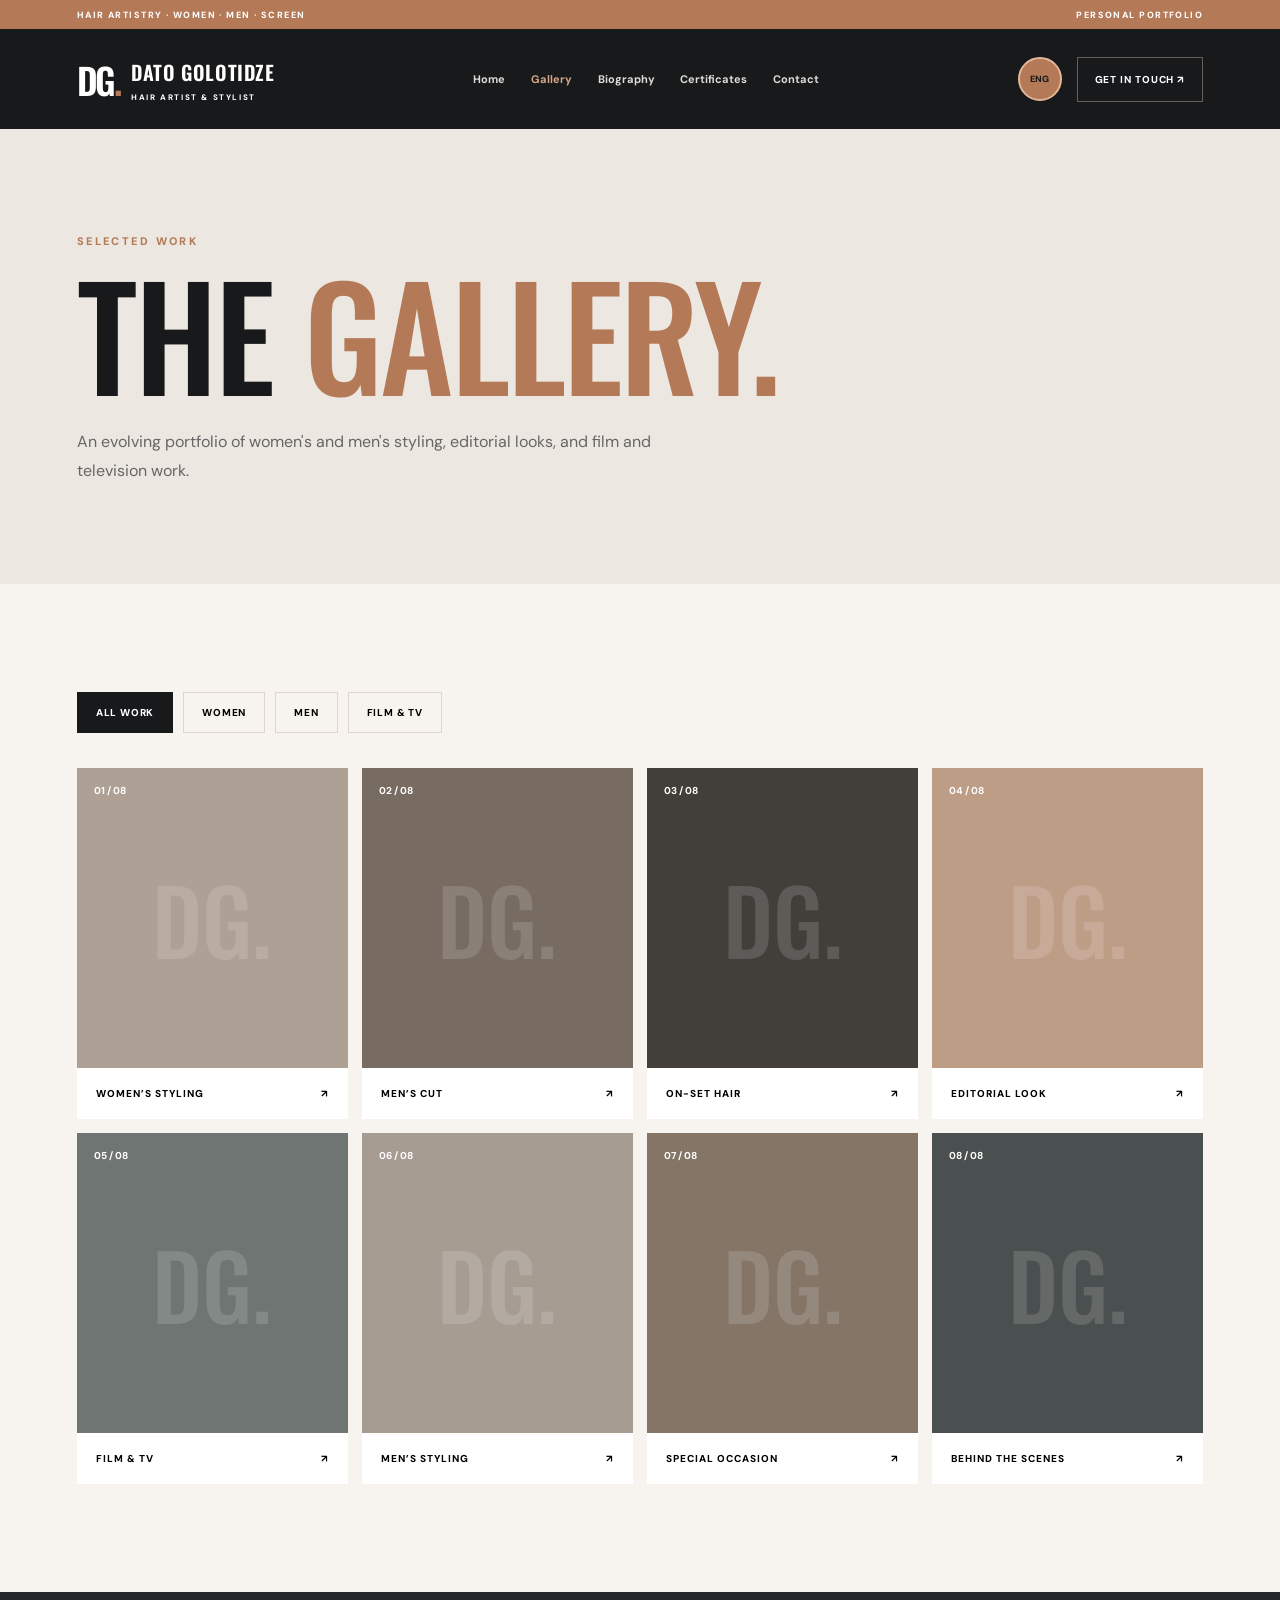
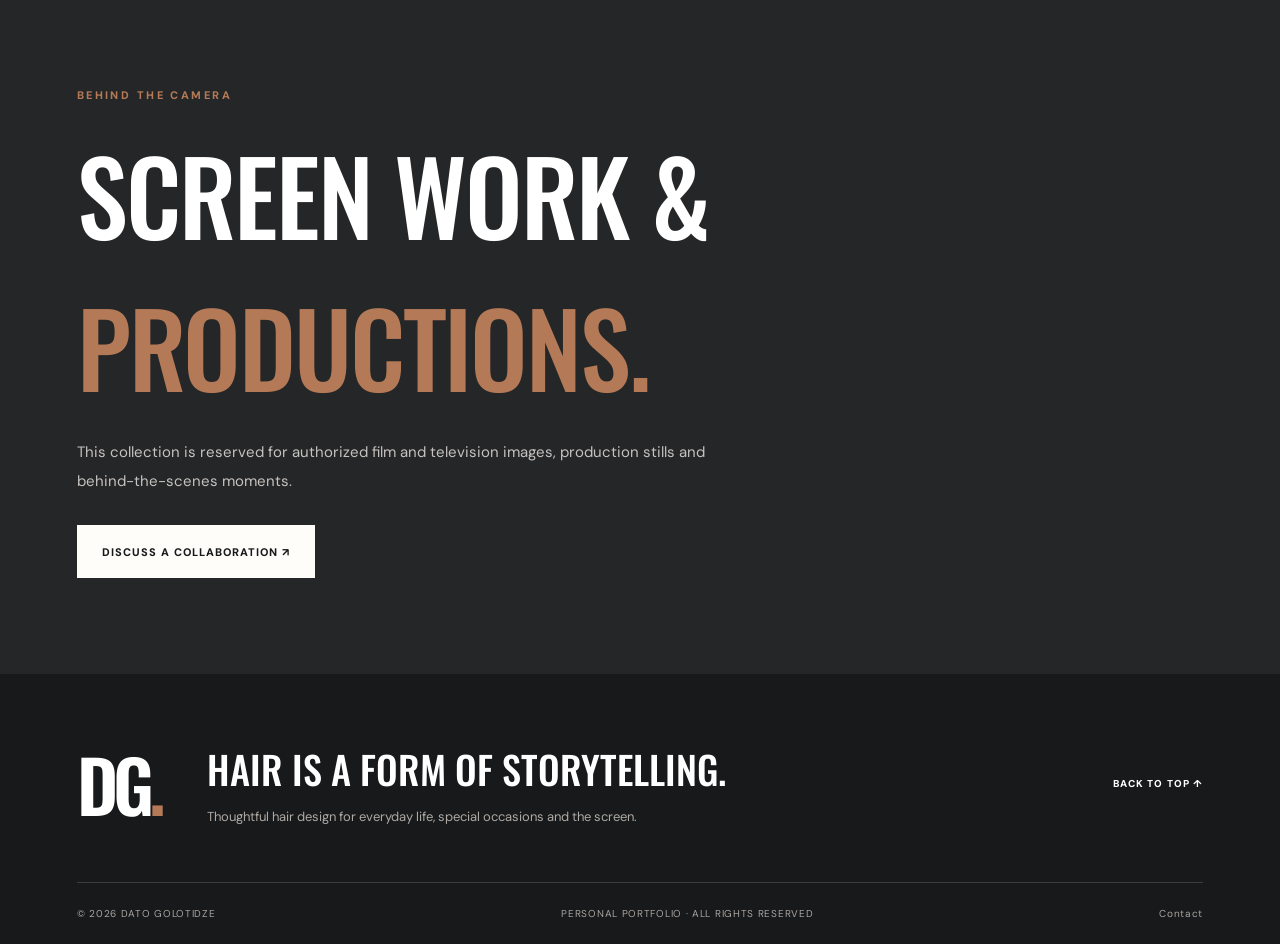
<file: en/gallery.html>
<!doctype html>
<html lang="en">
  <head>
    <meta charset="utf-8" />
    <meta content="width=device-width,initial-scale=1" name="viewport" />
    <meta content="#17191a" name="theme-color" />
    <meta
      content="Explore Dato Golotidze’s portfolio of women’s and men’s hairstyles, creative looks and film and television styling."
      name="description"
    />
    <title>Hairstyling Portfolio &amp; Gallery | Dato Golotidze</title>
    <link href="https://fonts.googleapis.com" rel="preconnect" />
    <link crossorigin="" href="https://fonts.gstatic.com" rel="preconnect" />
    <link
      href="https://fonts.googleapis.com/css2?family=Noto+Sans+Georgian:wght@400;500;600;700;800&family=DM+Sans:wght@400;500;600;700;800&amp;family=Manrope:wght@400;500;600;700;800&amp;family=Oswald:wght@400;500;600;700&amp;display=swap"
      rel="stylesheet"
    />
    <link href="../styles/styles.css" rel="stylesheet" />
    <link href="https://YOUR-DOMAIN.example/en/gallery.html" rel="canonical" />
    <link
      href="https://YOUR-DOMAIN.example/en/gallery.html"
      hreflang="en"
      rel="alternate"
    />
    <link
      href="https://YOUR-DOMAIN.example/ka/gallery.html"
      hreflang="ka"
      rel="alternate"
    />
    <link
      href="https://YOUR-DOMAIN.example/en/gallery.html"
      hreflang="x-default"
      rel="alternate"
    />
    <meta content="website" property="og:type" />
    <meta
      content="Hairstyling Portfolio &amp; Gallery | Dato Golotidze"
      property="og:title"
    />
    <meta
      content="Explore Dato Golotidze’s portfolio of women’s and men’s hairstyles, creative looks and film and television styling."
      property="og:description"
    />
    <meta
      content="https://YOUR-DOMAIN.example/en/gallery.html"
      property="og:url"
    />
    <meta content="en_US" property="og:locale" />
    <meta content="summary" name="twitter:card" />
    <script type="application/ld+json">
      {
        "@context": "https://schema.org",
        "@type": "Person",
        "name": "Dato Golotidze",
        "alternateName": "დავით გოლოთიძე",
        "jobTitle": "Hair stylist",
        "url": "https://YOUR-DOMAIN.example/en/gallery.html",
        "description": "Explore Dato Golotidze’s portfolio of women’s and men’s hairstyles, creative looks and film and television styling."
      }
    </script>
  </head>
  <body data-language="en" data-page="gallery">
    <div class="topline">
      <span>HAIR ARTISTRY · WOMEN · MEN · SCREEN</span
      ><span>PERSONAL PORTFOLIO</span>
    </div>
    <header class="site-header" id="top">
      <a aria-label="Dato Golotidze home" class="brand" href="index.html"
        ><span class="brand-symbol">DG<span class="brand-dot">.</span></span
        ><span class="brand-copy"
          ><strong>DATO GOLOTIDZE</strong
          ><small>HAIR ARTIST &amp; STYLIST</small></span
        ></a
      >
      <nav aria-label="Main navigation" class="nav" id="main-nav">
        <a data-nav="index" href="index.html">Home</a
        ><a data-nav="gallery" href="gallery.html">Gallery</a
        ><a data-nav="about" href="about.html">Biography</a
        ><a data-nav="certificates" href="certificates.html">Certificates</a
        ><a data-nav="contact" href="contact.html">Contact</a>
      </nav>
      <div class="header-actions">
        <div class="language-coin">
          <input
            aria-label="Switch to Georgian"
            id="language-check"
            type="checkbox"
          /><label class="coin" for="language-check" title="Change language"
            ><span class="coin-face coin-front">ENG</span
            ><span class="coin-face coin-back">ქართ.</span></label
          >
        </div>
        <a class="header-contact" href="contact.html">GET IN TOUCH ↗</a>
      </div>
      <button
        aria-controls="main-nav"
        aria-expanded="false"
        aria-label="Open navigation"
        class="menu-toggle"
        id="menuToggle"
        type="button"
      >
        <span></span><span></span><span></span>
      </button>
    </header>
    <main>
      <section class="page-intro">
        <p class="kicker">SELECTED WORK</p>
        <h1>THE <em>GALLERY.</em></h1>
        <p>
          An evolving portfolio of women's and men's styling, editorial looks,
          and film and television work.
        </p>
      </section>
      <section class="section gallery-section">
        <div aria-label="Filter gallery" class="filter-bar" role="group">
          <button class="filter-button active" data-filter="all" type="button">
            ALL WORK</button
          ><button class="filter-button" data-filter="women" type="button">
            WOMEN</button
          ><button class="filter-button" data-filter="men" type="button">
            MEN</button
          ><button class="filter-button" data-filter="screen" type="button">
            FILM &amp; TV
          </button>
        </div>
        <div class="gallery-grid">
          <button
            aria-label="Portfolio photo placeholder 1"
            class="gallery-tile"
            data-category="women"
            data-placeholder="true"
            type="button"
          >
            <span class="gallery-tile-visual shade-1"
              ><span class="tile-index">01 / 08</span
              ><span class="tile-mark">DG.</span></span
            ><span class="tile-caption"
              ><span>WOMEN’S STYLING</span><span>↗</span></span
            ></button
          ><button
            aria-label="Portfolio photo placeholder 2"
            class="gallery-tile"
            data-category="men"
            data-placeholder="true"
            type="button"
          >
            <span class="gallery-tile-visual shade-2"
              ><span class="tile-index">02 / 08</span
              ><span class="tile-mark">DG.</span></span
            ><span class="tile-caption"
              ><span>MEN’S CUT</span><span>↗</span></span
            ></button
          ><button
            aria-label="Portfolio photo placeholder 3"
            class="gallery-tile"
            data-category="screen"
            data-placeholder="true"
            type="button"
          >
            <span class="gallery-tile-visual shade-3"
              ><span class="tile-index">03 / 08</span
              ><span class="tile-mark">DG.</span></span
            ><span class="tile-caption"
              ><span>ON-SET HAIR</span><span>↗</span></span
            ></button
          ><button
            aria-label="Portfolio photo placeholder 4"
            class="gallery-tile"
            data-category="women"
            data-placeholder="true"
            type="button"
          >
            <span class="gallery-tile-visual shade-4"
              ><span class="tile-index">04 / 08</span
              ><span class="tile-mark">DG.</span></span
            ><span class="tile-caption"
              ><span>EDITORIAL LOOK</span><span>↗</span></span
            ></button
          ><button
            aria-label="Portfolio photo placeholder 5"
            class="gallery-tile"
            data-category="screen"
            data-placeholder="true"
            type="button"
          >
            <span class="gallery-tile-visual shade-5"
              ><span class="tile-index">05 / 08</span
              ><span class="tile-mark">DG.</span></span
            ><span class="tile-caption"
              ><span>FILM &amp; TV</span><span>↗</span></span
            ></button
          ><button
            aria-label="Portfolio photo placeholder 6"
            class="gallery-tile"
            data-category="men"
            data-placeholder="true"
            type="button"
          >
            <span class="gallery-tile-visual shade-6"
              ><span class="tile-index">06 / 08</span
              ><span class="tile-mark">DG.</span></span
            ><span class="tile-caption"
              ><span>MEN’S STYLING</span><span>↗</span></span
            ></button
          ><button
            aria-label="Portfolio photo placeholder 7"
            class="gallery-tile"
            data-category="women"
            data-placeholder="true"
            type="button"
          >
            <span class="gallery-tile-visual shade-7"
              ><span class="tile-index">07 / 08</span
              ><span class="tile-mark">DG.</span></span
            ><span class="tile-caption"
              ><span>SPECIAL OCCASION</span><span>↗</span></span
            ></button
          ><button
            aria-label="Portfolio photo placeholder 8"
            class="gallery-tile"
            data-category="screen"
            data-placeholder="true"
            type="button"
          >
            <span class="gallery-tile-visual shade-8"
              ><span class="tile-index">08 / 08</span
              ><span class="tile-mark">DG.</span></span
            ><span class="tile-caption"
              ><span>BEHIND THE SCENES</span><span>↗</span></span
            >
          </button>
        </div>
      </section>
      <section class="dark-banner" id="screen">
        <p class="kicker">BEHIND THE CAMERA</p>
        <h2>SCREEN WORK &amp; <em>PRODUCTIONS.</em></h2>
        <p>
          This collection is reserved for authorized film and television images,
          production stills and behind-the-scenes moments.
        </p>
        <a class="button button-light" href="contact.html"
          >DISCUSS A COLLABORATION ↗</a
        >
      </section>
    </main>
    <footer class="footer">
      <div class="footer-top">
        <a class="footer-monogram" href="index.html">DG<span>.</span></a>
        <div>
          <p class="footer-heading">HAIR IS A FORM OF STORYTELLING.</p>
          <p class="footer-sub">
            Thoughtful hair design for everyday life, special occasions and the
            screen.
          </p>
        </div>
        <a class="footer-to-top" href="#top">BACK TO TOP ↑</a>
      </div>
      <div class="footer-bottom">
        <span>© <span id="year"></span> DATO GOLOTIDZE</span
        ><span>PERSONAL PORTFOLIO · ALL RIGHTS RESERVED</span
        ><a href="contact.html">Contact</a>
      </div>
    </footer>
    <dialog id="lightbox">
      <button aria-label="Close image" class="lightbox-close" type="button">
        ×
      </button>
      <div class="lightbox-content"></div>
    </dialog>
    <script src="../script.js"></script>
  </body>
</html>
</file>
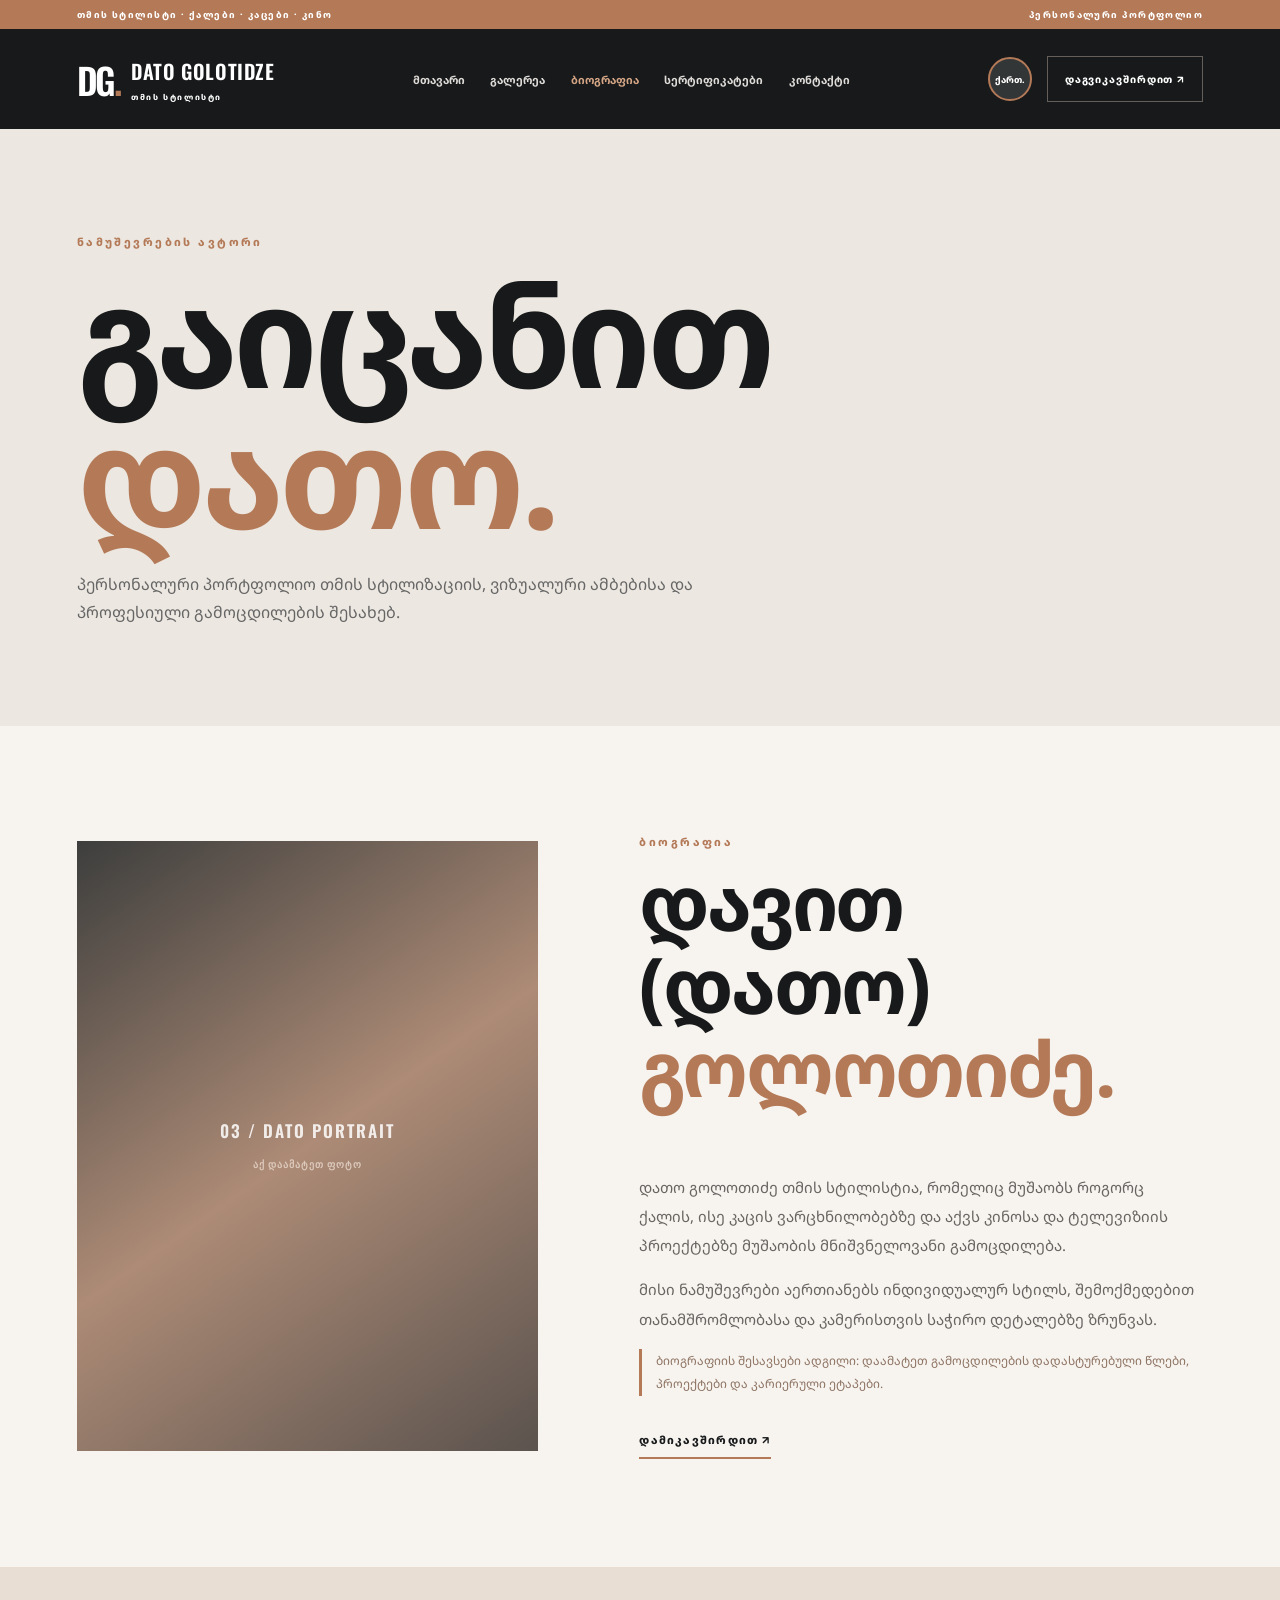
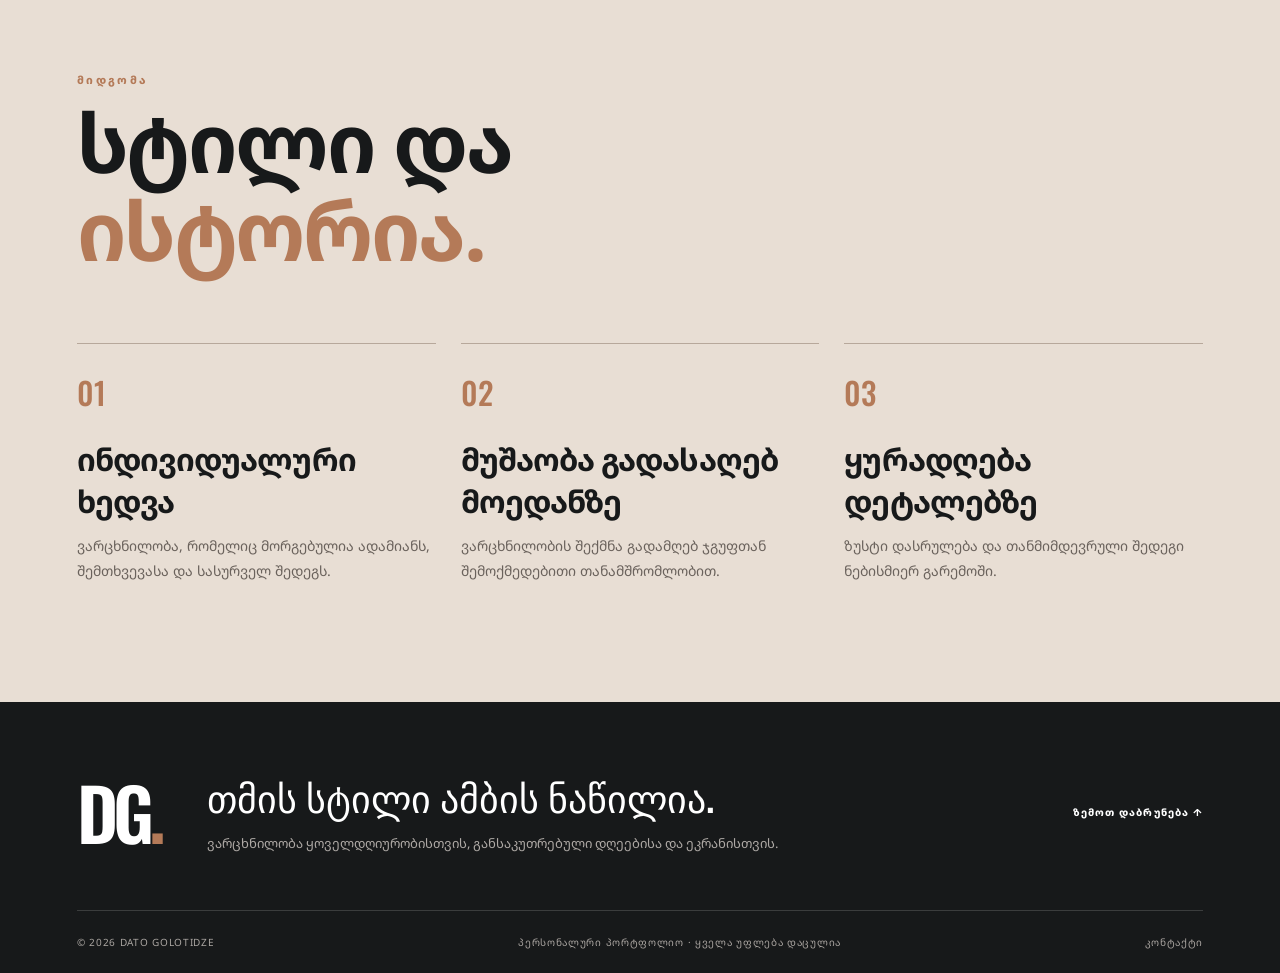
<file: ka/about.html>
<!doctype html>
<html lang="ka">
  <head>
    <meta charset="utf-8" />
    <meta content="width=device-width,initial-scale=1" name="viewport" />
    <meta content="#17191a" name="theme-color" />
    <meta
      content="გაიცანით თმის სტილისტი დავით გოლოთიძე, მისი შემოქმედებითი მიდგომა და კინოსა და ტელევიზიაში მუშაობის გამოცდილება."
      name="description"
    />
    <title>ბიოგრაფია და კინო-ტელევიზიის გამოცდილება | დავით გოლოთიძე</title>
    <link href="https://fonts.googleapis.com" rel="preconnect" />
    <link crossorigin="" href="https://fonts.gstatic.com" rel="preconnect" />
    <link
      href="https://fonts.googleapis.com/css2?family=Noto+Sans+Georgian:wght@400;500;600;700;800&family=DM+Sans:wght@400;500;600;700;800&amp;family=Manrope:wght@400;500;600;700;800&amp;family=Oswald:wght@400;500;600;700&amp;display=swap"
      rel="stylesheet"
    />
    <link href="../styles/styles.css" rel="stylesheet" />
    <link href="https://YOUR-DOMAIN.example/ka/about.html" rel="canonical" />
    <link
      href="https://YOUR-DOMAIN.example/en/about.html"
      hreflang="en"
      rel="alternate"
    />
    <link
      href="https://YOUR-DOMAIN.example/ka/about.html"
      hreflang="ka"
      rel="alternate"
    />
    <link
      href="https://YOUR-DOMAIN.example/en/about.html"
      hreflang="x-default"
      rel="alternate"
    />
    <meta content="website" property="og:type" />
    <meta
      content="ბიოგრაფია და კინო-ტელევიზიის გამოცდილება | დავით გოლოთიძე"
      property="og:title"
    />
    <meta
      content="გაიცანით თმის სტილისტი დავით გოლოთიძე, მისი შემოქმედებითი მიდგომა და კინოსა და ტელევიზიაში მუშაობის გამოცდილება."
      property="og:description"
    />
    <meta
      content="https://YOUR-DOMAIN.example/ka/about.html"
      property="og:url"
    />
    <meta content="ka_GE" property="og:locale" />
    <meta content="summary" name="twitter:card" />
    <script type="application/ld+json">
      {
        "@context": "https://schema.org",
        "@type": "Person",
        "name": "დავით გოლოთიძე",
        "alternateName": "Dato Golotidze",
        "jobTitle": "თმის სტილისტი",
        "url": "https://YOUR-DOMAIN.example/ka/about.html",
        "description": "გაიცანით თმის სტილისტი დავით გოლოთიძე, მისი შემოქმედებითი მიდგომა და კინოსა და ტელევიზიაში მუშაობის გამოცდილება."
      }
    </script>
  </head>
  <body data-language="ka" data-page="about">
    <div class="topline">
      <span>თმის სტილისტი · ქალები · კაცები · კინო</span
      ><span>პერსონალური პორტფოლიო</span>
    </div>
    <header class="site-header" id="top">
      <a
        aria-label="დავით გოლოთიძის მთავარი გვერდი"
        class="brand"
        href="index.html"
        ><span class="brand-symbol">DG<span class="brand-dot">.</span></span
        ><span class="brand-copy"
          ><strong>DATO GOLOTIDZE</strong><small>თმის სტილისტი</small></span
        ></a
      >
      <nav aria-label="მთავარი ნავიგაცია" class="nav" id="main-nav">
        <a data-nav="index" href="index.html">მთავარი</a
        ><a data-nav="gallery" href="gallery.html">გალერეა</a
        ><a data-nav="about" href="about.html">ბიოგრაფია</a
        ><a data-nav="certificates" href="certificates.html">სერტიფიკატები</a
        ><a data-nav="contact" href="contact.html">კონტაქტი</a>
      </nav>
      <div class="header-actions">
        <div class="language-coin">
          <input
            aria-label="Switch to English"
            checked=""
            id="language-check"
            type="checkbox"
          /><label class="coin" for="language-check" title="Change language"
            ><span class="coin-face coin-front">ENG</span
            ><span class="coin-face coin-back">ქართ.</span></label
          >
        </div>
        <a class="header-contact" href="contact.html">დაგვიკავშირდით ↗</a>
      </div>
      <button
        aria-controls="main-nav"
        aria-expanded="false"
        aria-label="Open navigation"
        class="menu-toggle"
        id="menuToggle"
        type="button"
      >
        <span></span><span></span><span></span>
      </button>
    </header>
    <main>
      <section class="page-intro">
        <p class="kicker">ნამუშევრების ავტორი</p>
        <h1>გაიცანით <em>დათო.</em></h1>
        <p>
          პერსონალური პორტფოლიო თმის სტილიზაციის, ვიზუალური ამბებისა და
          პროფესიული გამოცდილების შესახებ.
        </p>
      </section>
      <section class="section bio-grid">
        <div class="bio-portrait">
          <span class="photo-placeholder"
            >03 / DATO PORTRAIT<br /><small>აქ დაამატეთ ფოტო</small></span
          >
        </div>
        <div class="bio-copy">
          <p class="kicker">ბიოგრაფია</p>
          <h2>დავით (დათო) <em>გოლოთიძე.</em></h2>
          <p>
            დათო გოლოთიძე თმის სტილისტია, რომელიც მუშაობს როგორც ქალის, ისე
            კაცის ვარცხნილობებზე და აქვს კინოსა და ტელევიზიის პროექტებზე
            მუშაობის მნიშვნელოვანი გამოცდილება.
          </p>
          <p>
            მისი ნამუშევრები აერთიანებს ინდივიდუალურ სტილს, შემოქმედებით
            თანამშრომლობასა და კამერისთვის საჭირო დეტალებზე ზრუნვას.
          </p>
          <p class="editable-note">
            ბიოგრაფიის შესავსები ადგილი: დაამატეთ გამოცდილების დადასტურებული
            წლები, პროექტები და კარიერული ეტაპები.
          </p>
          <a class="text-link" href="contact.html">დამიკავშირდით ↗</a>
        </div>
      </section>
      <section class="values-section">
        <div class="section-heading">
          <p class="kicker">მიდგომა</p>
          <h2>სტილი და <em>ისტორია.</em></h2>
        </div>
        <div class="values-grid">
          <article>
            <span>01</span>
            <h3>ინდივიდუალური ხედვა</h3>
            <p>
              ვარცხნილობა, რომელიც მორგებულია ადამიანს, შემთხვევასა და სასურველ
              შედეგს.
            </p>
          </article>
          <article>
            <span>02</span>
            <h3>მუშაობა გადასაღებ მოედანზე</h3>
            <p>
              ვარცხნილობის შექმნა გადამღებ ჯგუფთან შემოქმედებითი თანამშრომლობით.
            </p>
          </article>
          <article>
            <span>03</span>
            <h3>ყურადღება დეტალებზე</h3>
            <p>ზუსტი დასრულება და თანმიმდევრული შედეგი ნებისმიერ გარემოში.</p>
          </article>
        </div>
      </section>
    </main>
    <footer class="footer">
      <div class="footer-top">
        <a class="footer-monogram" href="index.html">DG<span>.</span></a>
        <div>
          <p class="footer-heading">თმის სტილი ამბის ნაწილია.</p>
          <p class="footer-sub">
            ვარცხნილობა ყოველდღიურობისთვის, განსაკუთრებული დღეებისა და
            ეკრანისთვის.
          </p>
        </div>
        <a class="footer-to-top" href="#top">ზემოთ დაბრუნება ↑</a>
      </div>
      <div class="footer-bottom">
        <span>© <span id="year"></span> DATO GOLOTIDZE</span
        ><span>პერსონალური პორტფოლიო · ყველა უფლება დაცულია</span
        ><a href="contact.html">კონტაქტი</a>
      </div>
    </footer>
    <dialog id="lightbox">
      <button aria-label="Close image" class="lightbox-close" type="button">
        ×
      </button>
      <div class="lightbox-content"></div>
    </dialog>
    <script src="../script.js"></script>
  </body>
</html>
</file>
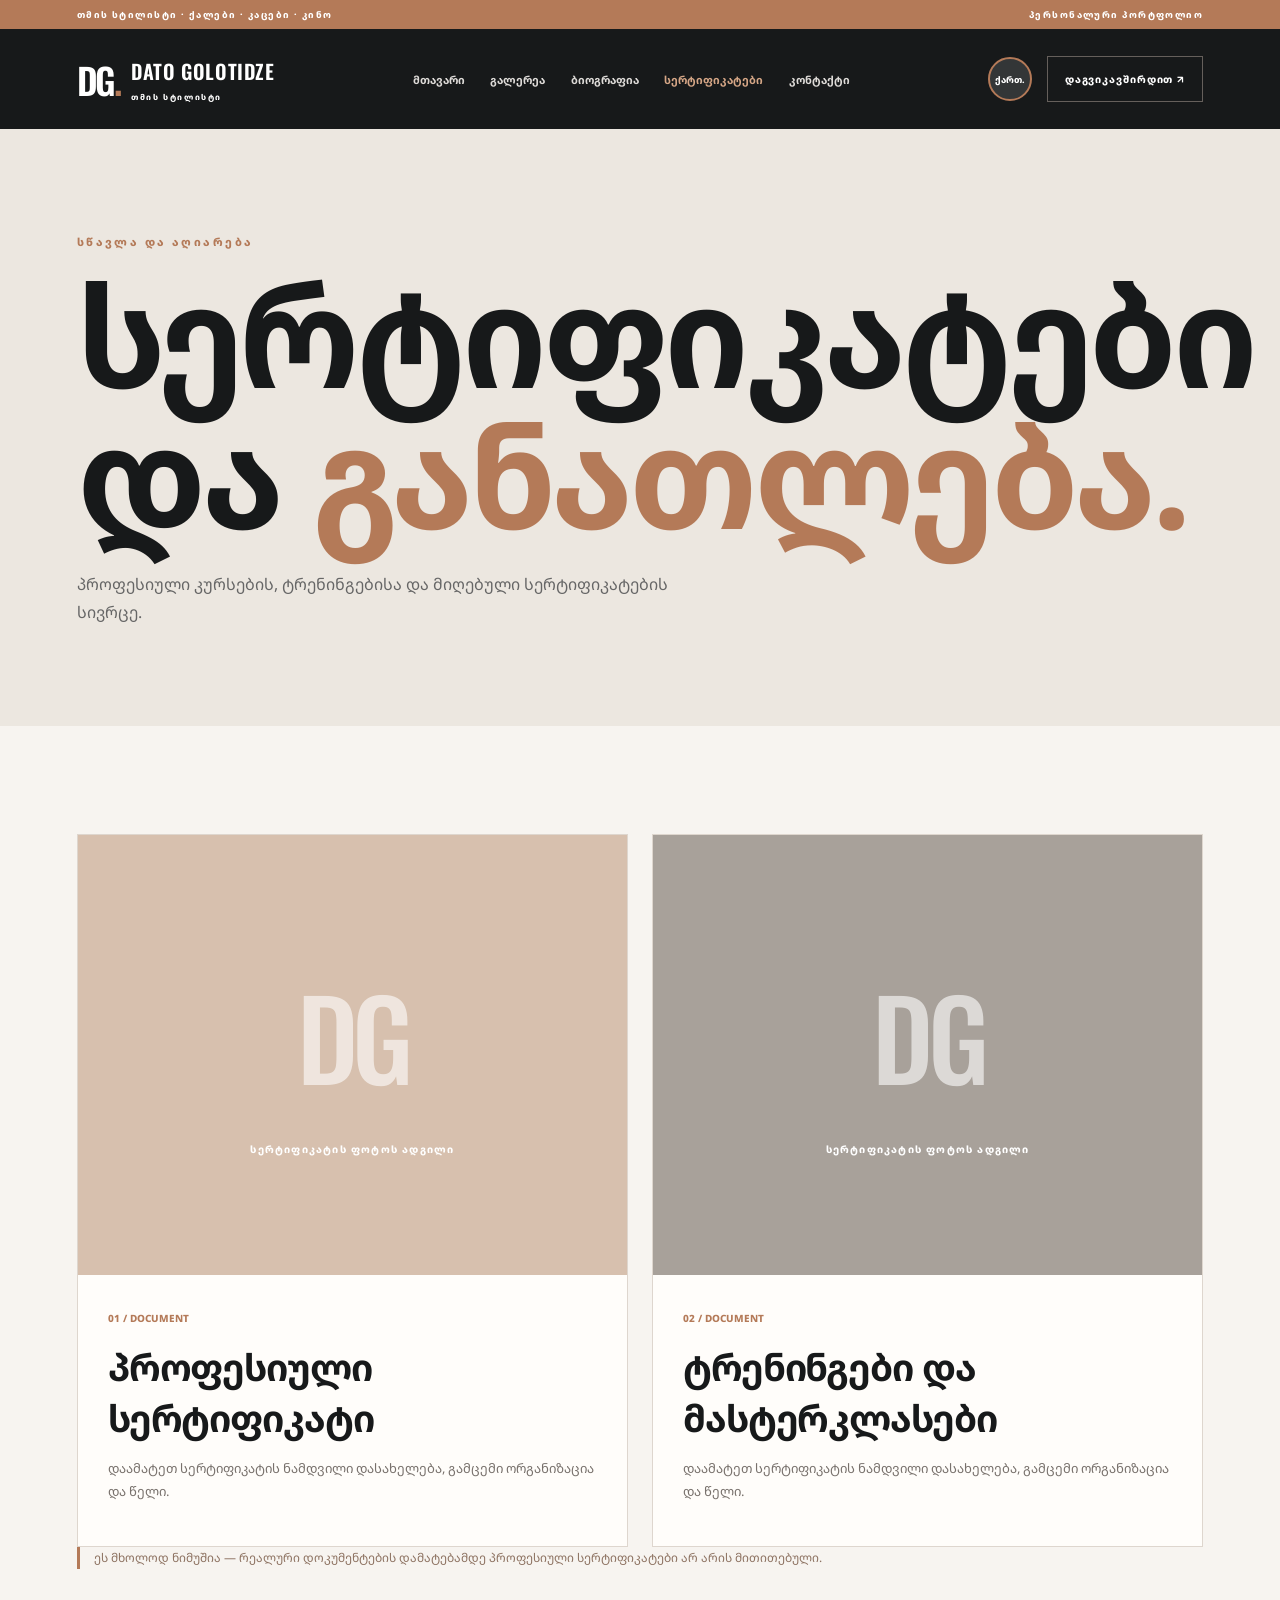
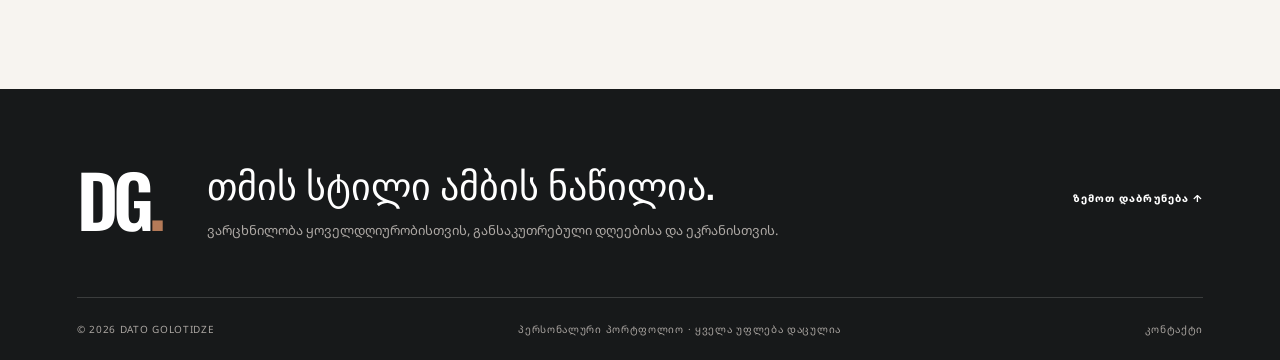
<file: ka/certificates.html>
<!doctype html>
<html lang="ka">
  <head>
    <meta charset="utf-8" />
    <meta content="width=device-width,initial-scale=1" name="viewport" />
    <meta content="#17191a" name="theme-color" />
    <meta
      content="დავით გოლოთიძის პროფესიული სწავლებისა და სერტიფიკატების გვერდი. დადასტურებული დოკუმენტები მოგვიანებით დაემატება."
      name="description"
    />
    <title>სერტიფიკატები და სწავლება | დავით გოლოთიძე</title>
    <link href="https://fonts.googleapis.com" rel="preconnect" />
    <link crossorigin="" href="https://fonts.gstatic.com" rel="preconnect" />
    <link
      href="https://fonts.googleapis.com/css2?family=Noto+Sans+Georgian:wght@400;500;600;700;800&family=DM+Sans:wght@400;500;600;700;800&amp;family=Manrope:wght@400;500;600;700;800&amp;family=Oswald:wght@400;500;600;700&amp;display=swap"
      rel="stylesheet"
    />
    <link href="../styles/styles.css" rel="stylesheet" />
    <link
      href="https://YOUR-DOMAIN.example/ka/certificates.html"
      rel="canonical"
    />
    <link
      href="https://YOUR-DOMAIN.example/en/certificates.html"
      hreflang="en"
      rel="alternate"
    />
    <link
      href="https://YOUR-DOMAIN.example/ka/certificates.html"
      hreflang="ka"
      rel="alternate"
    />
    <link
      href="https://YOUR-DOMAIN.example/en/certificates.html"
      hreflang="x-default"
      rel="alternate"
    />
    <meta content="website" property="og:type" />
    <meta
      content="სერტიფიკატები და სწავლება | დავით გოლოთიძე"
      property="og:title"
    />
    <meta
      content="დავით გოლოთიძის პროფესიული სწავლებისა და სერტიფიკატების გვერდი. დადასტურებული დოკუმენტები მოგვიანებით დაემატება."
      property="og:description"
    />
    <meta
      content="https://YOUR-DOMAIN.example/ka/certificates.html"
      property="og:url"
    />
    <meta content="ka_GE" property="og:locale" />
    <meta content="summary" name="twitter:card" />
    <script type="application/ld+json">
      {
        "@context": "https://schema.org",
        "@type": "Person",
        "name": "დავით გოლოთიძე",
        "alternateName": "Dato Golotidze",
        "jobTitle": "თმის სტილისტი",
        "url": "https://YOUR-DOMAIN.example/ka/certificates.html",
        "description": "დავით გოლოთიძის პროფესიული სწავლებისა და სერტიფიკატების გვერდი. დადასტურებული დოკუმენტები მოგვიანებით დაემატება."
      }
    </script>
  </head>
  <body data-language="ka" data-page="certificates">
    <div class="topline">
      <span>თმის სტილისტი · ქალები · კაცები · კინო</span
      ><span>პერსონალური პორტფოლიო</span>
    </div>
    <header class="site-header" id="top">
      <a
        aria-label="დავით გოლოთიძის მთავარი გვერდი"
        class="brand"
        href="index.html"
        ><span class="brand-symbol">DG<span class="brand-dot">.</span></span
        ><span class="brand-copy"
          ><strong>DATO GOLOTIDZE</strong><small>თმის სტილისტი</small></span
        ></a
      >
      <nav aria-label="მთავარი ნავიგაცია" class="nav" id="main-nav">
        <a data-nav="index" href="index.html">მთავარი</a
        ><a data-nav="gallery" href="gallery.html">გალერეა</a
        ><a data-nav="about" href="about.html">ბიოგრაფია</a
        ><a data-nav="certificates" href="certificates.html">სერტიფიკატები</a
        ><a data-nav="contact" href="contact.html">კონტაქტი</a>
      </nav>
      <div class="header-actions">
        <div class="language-coin">
          <input
            aria-label="Switch to English"
            checked=""
            id="language-check"
            type="checkbox"
          /><label class="coin" for="language-check" title="Change language"
            ><span class="coin-face coin-front">ENG</span
            ><span class="coin-face coin-back">ქართ.</span></label
          >
        </div>
        <a class="header-contact" href="contact.html">დაგვიკავშირდით ↗</a>
      </div>
      <button
        aria-controls="main-nav"
        aria-expanded="false"
        aria-label="Open navigation"
        class="menu-toggle"
        id="menuToggle"
        type="button"
      >
        <span></span><span></span><span></span>
      </button>
    </header>
    <main>
      <section class="page-intro">
        <p class="kicker">სწავლა და აღიარება</p>
        <h1>სერტიფიკატები და <em>განათლება.</em></h1>
        <p>
          პროფესიული კურსების, ტრენინგებისა და მიღებული სერტიფიკატების სივრცე.
        </p>
      </section>
      <section class="section">
        <div class="certificate-grid">
          <article class="certificate-card">
            <div class="certificate-art">
              <span>DG</span><small>სერტიფიკატის ფოტოს ადგილი</small>
            </div>
            <div class="certificate-details">
              <span>01 / DOCUMENT</span>
              <h2>პროფესიული სერტიფიკატი</h2>
              <p>
                დაამატეთ სერტიფიკატის ნამდვილი დასახელება, გამცემი ორგანიზაცია
                და წელი.
              </p>
            </div>
          </article>
          <article class="certificate-card">
            <div class="certificate-art art-alt">
              <span>DG</span><small>სერტიფიკატის ფოტოს ადგილი</small>
            </div>
            <div class="certificate-details">
              <span>02 / DOCUMENT</span>
              <h2>ტრენინგები და მასტერკლასები</h2>
              <p>
                დაამატეთ სერტიფიკატის ნამდვილი დასახელება, გამცემი ორგანიზაცია
                და წელი.
              </p>
            </div>
          </article>
        </div>
        <p class="editable-note">
          ეს მხოლოდ ნიმუშია — რეალური დოკუმენტების დამატებამდე პროფესიული
          სერტიფიკატები არ არის მითითებული.
        </p>
      </section>
    </main>
    <footer class="footer">
      <div class="footer-top">
        <a class="footer-monogram" href="index.html">DG<span>.</span></a>
        <div>
          <p class="footer-heading">თმის სტილი ამბის ნაწილია.</p>
          <p class="footer-sub">
            ვარცხნილობა ყოველდღიურობისთვის, განსაკუთრებული დღეებისა და
            ეკრანისთვის.
          </p>
        </div>
        <a class="footer-to-top" href="#top">ზემოთ დაბრუნება ↑</a>
      </div>
      <div class="footer-bottom">
        <span>© <span id="year"></span> DATO GOLOTIDZE</span
        ><span>პერსონალური პორტფოლიო · ყველა უფლება დაცულია</span
        ><a href="contact.html">კონტაქტი</a>
      </div>
    </footer>
    <dialog id="lightbox">
      <button aria-label="Close image" class="lightbox-close" type="button">
        ×
      </button>
      <div class="lightbox-content"></div>
    </dialog>
    <script src="../script.js"></script>
  </body>
</html>
</file>
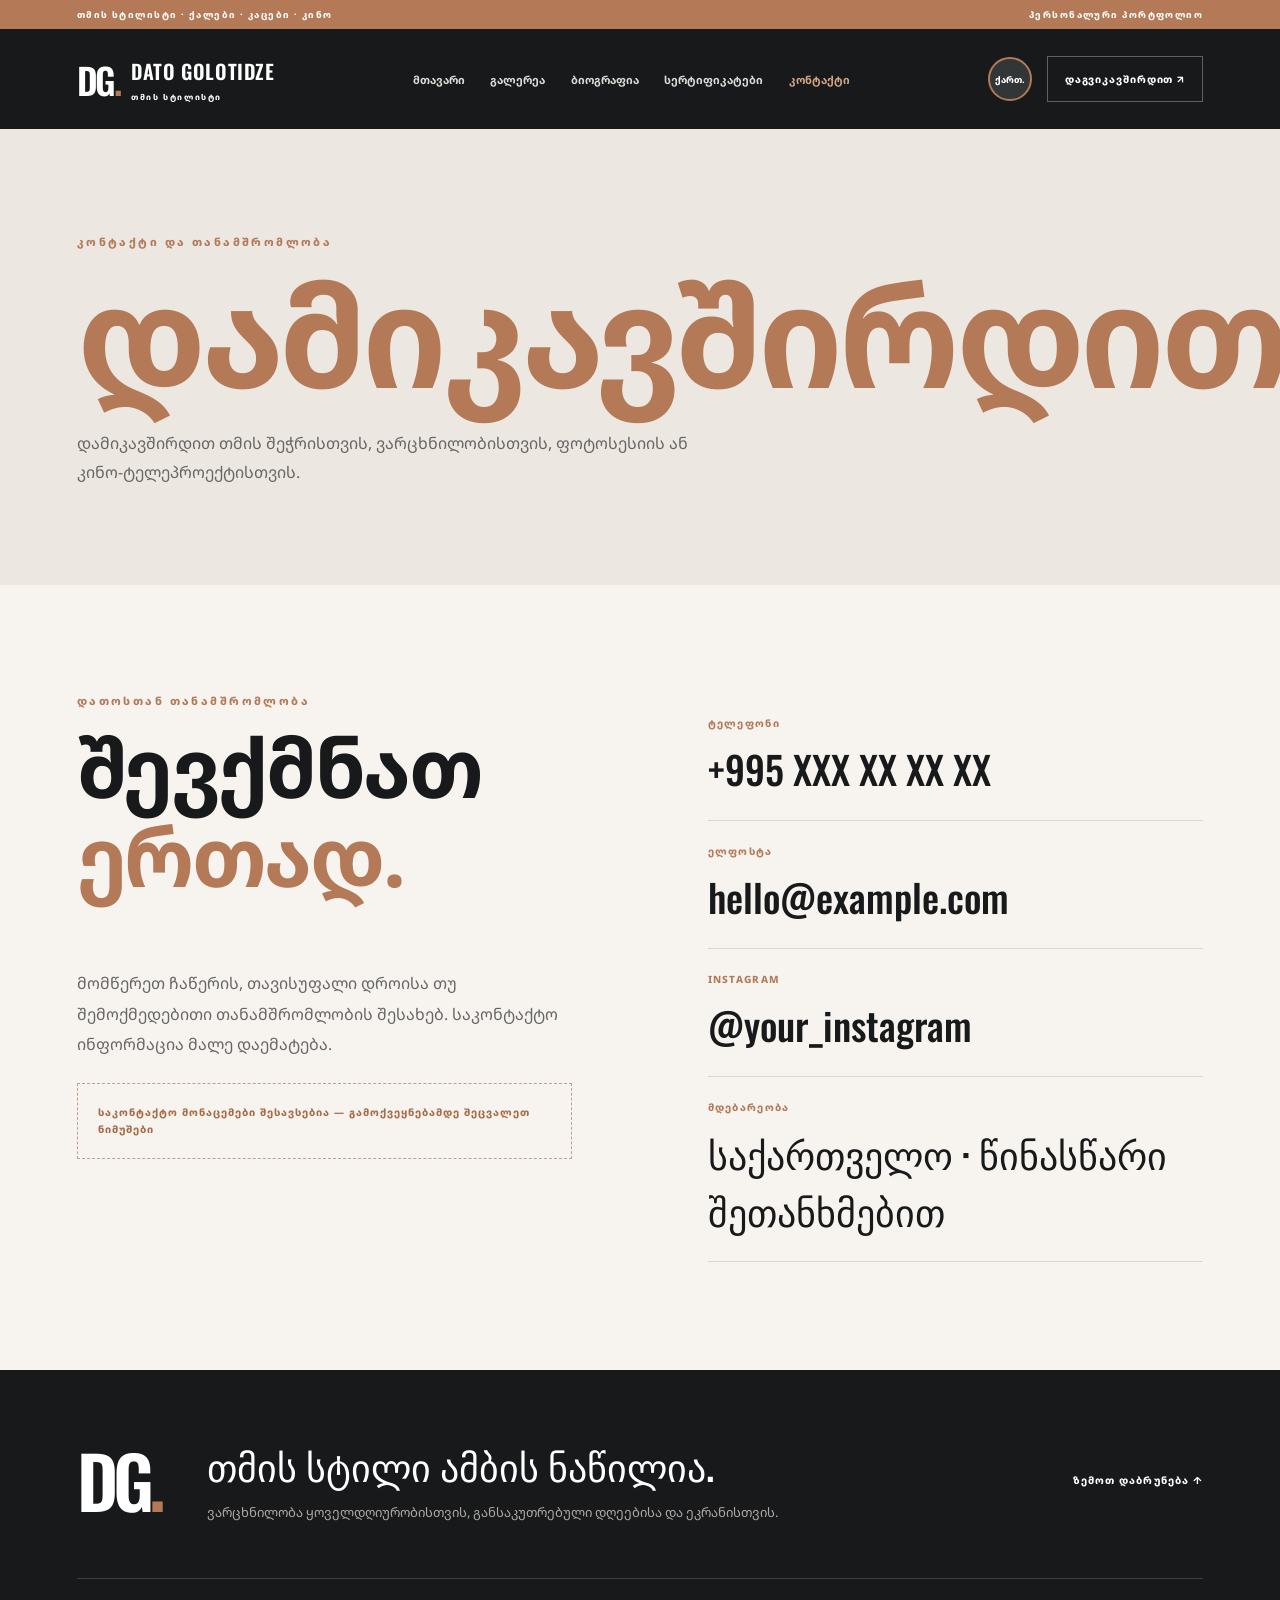
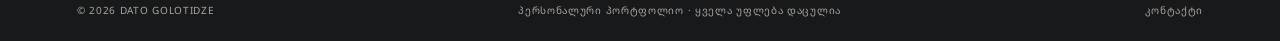
<file: ka/contact.html>
<!doctype html>
<html lang="ka">
  <head>
    <meta charset="utf-8" />
    <meta content="width=device-width,initial-scale=1" name="viewport" />
    <meta content="#17191a" name="theme-color" />
    <meta
      content="დაუკავშირდით დავით გოლოთიძეს ვარცხნილობის, ფოტოსესიისა და კინო-ტელეპროექტების თანამშრომლობისთვის."
      name="description"
    />
    <title>კონტაქტი და თანამშრომლობა | დავით გოლოთიძე</title>
    <link href="https://fonts.googleapis.com" rel="preconnect" />
    <link crossorigin="" href="https://fonts.gstatic.com" rel="preconnect" />
    <link
      href="https://fonts.googleapis.com/css2?family=Noto+Sans+Georgian:wght@400;500;600;700;800&family=DM+Sans:wght@400;500;600;700;800&amp;family=Manrope:wght@400;500;600;700;800&amp;family=Oswald:wght@400;500;600;700&amp;display=swap"
      rel="stylesheet"
    />
    <link href="../styles/styles.css" rel="stylesheet" />
    <link href="https://YOUR-DOMAIN.example/ka/contact.html" rel="canonical" />
    <link
      href="https://YOUR-DOMAIN.example/en/contact.html"
      hreflang="en"
      rel="alternate"
    />
    <link
      href="https://YOUR-DOMAIN.example/ka/contact.html"
      hreflang="ka"
      rel="alternate"
    />
    <link
      href="https://YOUR-DOMAIN.example/en/contact.html"
      hreflang="x-default"
      rel="alternate"
    />
    <meta content="website" property="og:type" />
    <meta
      content="კონტაქტი და თანამშრომლობა | დავით გოლოთიძე"
      property="og:title"
    />
    <meta
      content="დაუკავშირდით დავით გოლოთიძეს ვარცხნილობის, ფოტოსესიისა და კინო-ტელეპროექტების თანამშრომლობისთვის."
      property="og:description"
    />
    <meta
      content="https://YOUR-DOMAIN.example/ka/contact.html"
      property="og:url"
    />
    <meta content="ka_GE" property="og:locale" />
    <meta content="summary" name="twitter:card" />
    <script type="application/ld+json">
      {
        "@context": "https://schema.org",
        "@type": "Person",
        "name": "დავით გოლოთიძე",
        "alternateName": "Dato Golotidze",
        "jobTitle": "თმის სტილისტი",
        "url": "https://YOUR-DOMAIN.example/ka/contact.html",
        "description": "დაუკავშირდით დავით გოლოთიძეს ვარცხნილობის, ფოტოსესიისა და კინო-ტელეპროექტების თანამშრომლობისთვის."
      }
    </script>
  </head>
  <body data-language="ka" data-page="contact">
    <div class="topline">
      <span>თმის სტილისტი · ქალები · კაცები · კინო</span
      ><span>პერსონალური პორტფოლიო</span>
    </div>
    <header class="site-header" id="top">
      <a
        aria-label="დავით გოლოთიძის მთავარი გვერდი"
        class="brand"
        href="index.html"
        ><span class="brand-symbol">DG<span class="brand-dot">.</span></span
        ><span class="brand-copy"
          ><strong>DATO GOLOTIDZE</strong><small>თმის სტილისტი</small></span
        ></a
      >
      <nav aria-label="მთავარი ნავიგაცია" class="nav" id="main-nav">
        <a data-nav="index" href="index.html">მთავარი</a
        ><a data-nav="gallery" href="gallery.html">გალერეა</a
        ><a data-nav="about" href="about.html">ბიოგრაფია</a
        ><a data-nav="certificates" href="certificates.html">სერტიფიკატები</a
        ><a data-nav="contact" href="contact.html">კონტაქტი</a>
      </nav>
      <div class="header-actions">
        <div class="language-coin">
          <input
            aria-label="Switch to English"
            checked=""
            id="language-check"
            type="checkbox"
          /><label class="coin" for="language-check" title="Change language"
            ><span class="coin-face coin-front">ENG</span
            ><span class="coin-face coin-back">ქართ.</span></label
          >
        </div>
        <a class="header-contact" href="contact.html">დაგვიკავშირდით ↗</a>
      </div>
      <button
        aria-controls="main-nav"
        aria-expanded="false"
        aria-label="Open navigation"
        class="menu-toggle"
        id="menuToggle"
        type="button"
      >
        <span></span><span></span><span></span>
      </button>
    </header>
    <main>
      <section class="page-intro">
        <p class="kicker">კონტაქტი და თანამშრომლობა</p>
        <h1><em>დამიკავშირდით.</em></h1>
        <p>
          დამიკავშირდით თმის შეჭრისთვის, ვარცხნილობისთვის, ფოტოსესიის ან
          კინო-ტელეპროექტისთვის.
        </p>
      </section>
      <section class="section contact-grid">
        <div class="contact-copy">
          <p class="kicker">დათოსთან თანამშრომლობა</p>
          <h2>შევქმნათ <em>ერთად.</em></h2>
          <p>
            მომწერეთ ჩაწერის, თავისუფალი დროისა თუ შემოქმედებითი თანამშრომლობის
            შესახებ. საკონტაქტო ინფორმაცია მალე დაემატება.
          </p>
          <div class="contact-notice">
            საკონტაქტო მონაცემები შესავსებია — გამოქვეყნებამდე შეცვალეთ ნიმუშები
          </div>
        </div>
        <div class="contact-list">
          <div class="contact-item">
            <span>ტელეფონი</span><strong>+995 XXX XX XX XX</strong>
          </div>
          <div class="contact-item">
            <span>ელფოსტა</span><strong>hello@example.com</strong>
          </div>
          <div class="contact-item">
            <span>INSTAGRAM</span><strong>@your_instagram</strong>
          </div>
          <div class="contact-item">
            <span>მდებარეობა</span
            ><strong>საქართველო · წინასწარი შეთანხმებით</strong>
          </div>
        </div>
      </section>
    </main>
    <footer class="footer">
      <div class="footer-top">
        <a class="footer-monogram" href="index.html">DG<span>.</span></a>
        <div>
          <p class="footer-heading">თმის სტილი ამბის ნაწილია.</p>
          <p class="footer-sub">
            ვარცხნილობა ყოველდღიურობისთვის, განსაკუთრებული დღეებისა და
            ეკრანისთვის.
          </p>
        </div>
        <a class="footer-to-top" href="#top">ზემოთ დაბრუნება ↑</a>
      </div>
      <div class="footer-bottom">
        <span>© <span id="year"></span> DATO GOLOTIDZE</span
        ><span>პერსონალური პორტფოლიო · ყველა უფლება დაცულია</span
        ><a href="contact.html">კონტაქტი</a>
      </div>
    </footer>
    <dialog id="lightbox">
      <button aria-label="Close image" class="lightbox-close" type="button">
        ×
      </button>
      <div class="lightbox-content"></div>
    </dialog>
    <script src="../script.js"></script>
  </body>
</html>
</file>
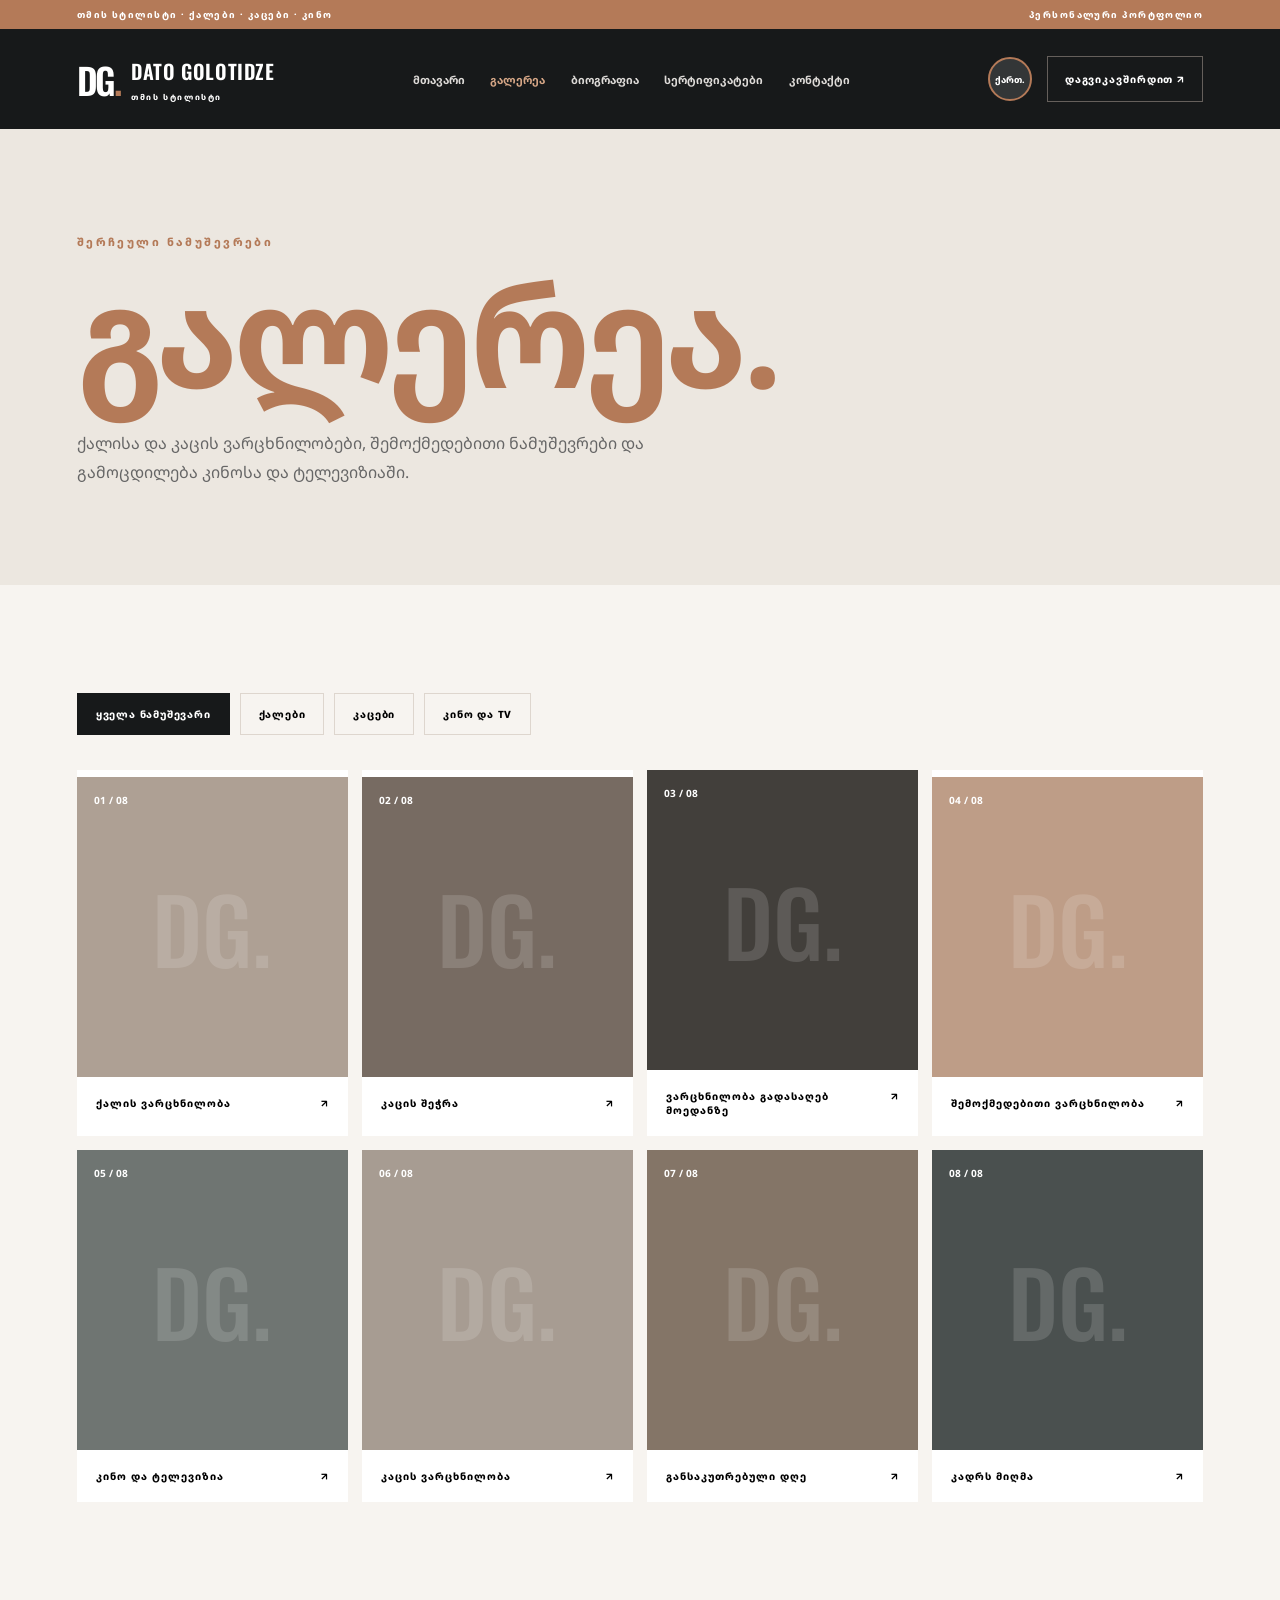
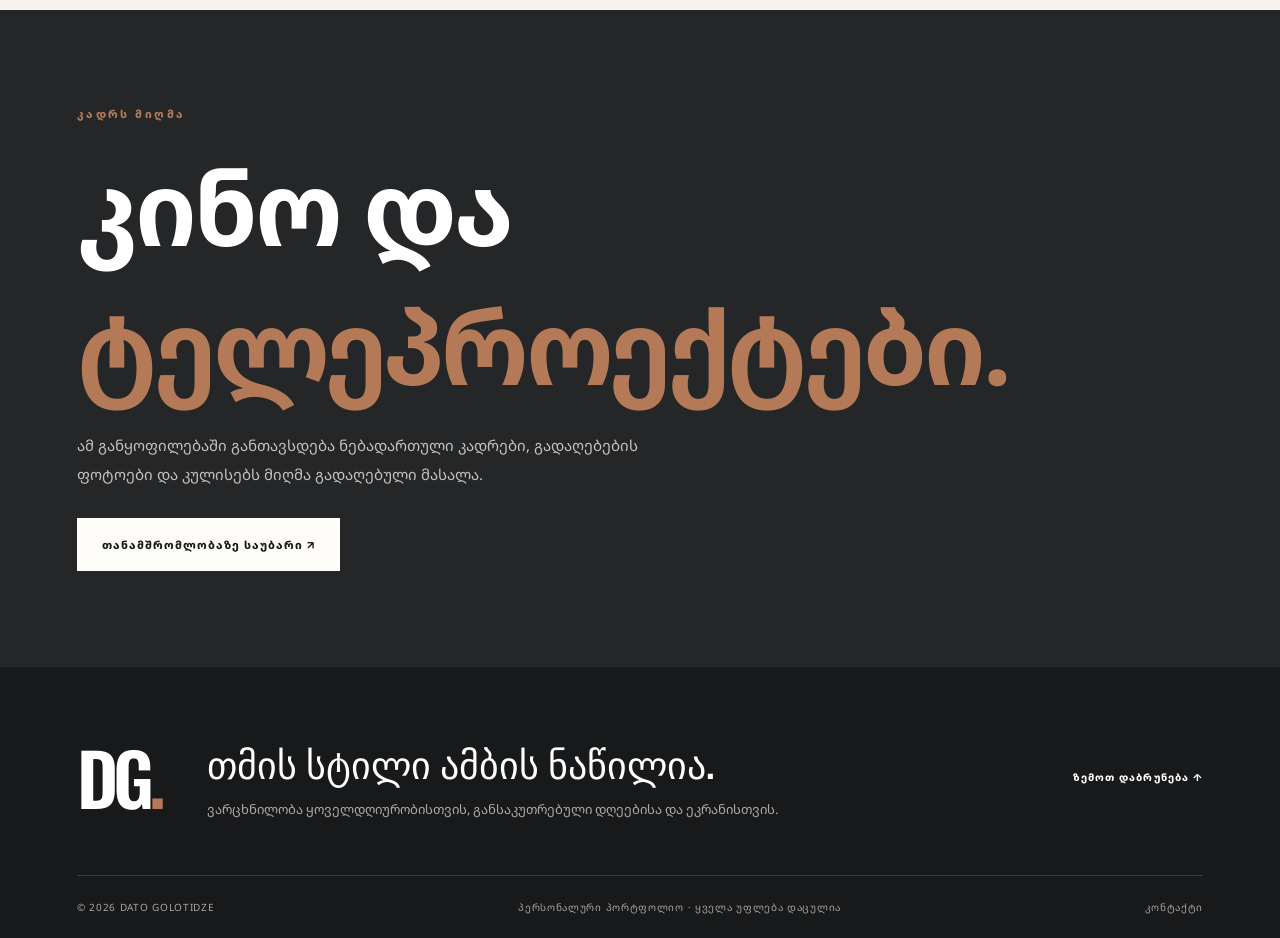
<file: ka/gallery.html>
<!doctype html>
<html lang="ka">
  <head>
    <meta charset="utf-8" />
    <meta content="width=device-width,initial-scale=1" name="viewport" />
    <meta content="#17191a" name="theme-color" />
    <meta
      content="ნახეთ დავით გოლოთიძის ქალისა და კაცის ვარცხნილობების, შემოქმედებითი სტილისა და კინო-ტელეპროექტების გალერეა."
      name="description"
    />
    <title>ვარცხნილობების გალერეა | დავით გოლოთიძე</title>
    <link href="https://fonts.googleapis.com" rel="preconnect" />
    <link crossorigin="" href="https://fonts.gstatic.com" rel="preconnect" />
    <link
      href="https://fonts.googleapis.com/css2?family=Noto+Sans+Georgian:wght@400;500;600;700;800&family=DM+Sans:wght@400;500;600;700;800&amp;family=Manrope:wght@400;500;600;700;800&amp;family=Oswald:wght@400;500;600;700&amp;display=swap"
      rel="stylesheet"
    />
    <link href="../styles/styles.css" rel="stylesheet" />
    <link href="https://YOUR-DOMAIN.example/ka/gallery.html" rel="canonical" />
    <link
      href="https://YOUR-DOMAIN.example/en/gallery.html"
      hreflang="en"
      rel="alternate"
    />
    <link
      href="https://YOUR-DOMAIN.example/ka/gallery.html"
      hreflang="ka"
      rel="alternate"
    />
    <link
      href="https://YOUR-DOMAIN.example/en/gallery.html"
      hreflang="x-default"
      rel="alternate"
    />
    <meta content="website" property="og:type" />
    <meta
      content="ვარცხნილობების გალერეა | დავით გოლოთიძე"
      property="og:title"
    />
    <meta
      content="ნახეთ დავით გოლოთიძის ქალისა და კაცის ვარცხნილობების, შემოქმედებითი სტილისა და კინო-ტელეპროექტების გალერეა."
      property="og:description"
    />
    <meta
      content="https://YOUR-DOMAIN.example/ka/gallery.html"
      property="og:url"
    />
    <meta content="ka_GE" property="og:locale" />
    <meta content="summary" name="twitter:card" />
    <script type="application/ld+json">
      {
        "@context": "https://schema.org",
        "@type": "Person",
        "name": "დავით გოლოთიძე",
        "alternateName": "Dato Golotidze",
        "jobTitle": "თმის სტილისტი",
        "url": "https://YOUR-DOMAIN.example/ka/gallery.html",
        "description": "ნახეთ დავით გოლოთიძის ქალისა და კაცის ვარცხნილობების, შემოქმედებითი სტილისა და კინო-ტელეპროექტების გალერეა."
      }
    </script>
  </head>
  <body data-language="ka" data-page="gallery">
    <div class="topline">
      <span>თმის სტილისტი · ქალები · კაცები · კინო</span
      ><span>პერსონალური პორტფოლიო</span>
    </div>
    <header class="site-header" id="top">
      <a
        aria-label="დავით გოლოთიძის მთავარი გვერდი"
        class="brand"
        href="index.html"
        ><span class="brand-symbol">DG<span class="brand-dot">.</span></span
        ><span class="brand-copy"
          ><strong>DATO GOLOTIDZE</strong><small>თმის სტილისტი</small></span
        ></a
      >
      <nav aria-label="მთავარი ნავიგაცია" class="nav" id="main-nav">
        <a data-nav="index" href="index.html">მთავარი</a
        ><a data-nav="gallery" href="gallery.html">გალერეა</a
        ><a data-nav="about" href="about.html">ბიოგრაფია</a
        ><a data-nav="certificates" href="certificates.html">სერტიფიკატები</a
        ><a data-nav="contact" href="contact.html">კონტაქტი</a>
      </nav>
      <div class="header-actions">
        <div class="language-coin">
          <input
            aria-label="Switch to English"
            checked=""
            id="language-check"
            type="checkbox"
          /><label class="coin" for="language-check" title="Change language"
            ><span class="coin-face coin-front">ENG</span
            ><span class="coin-face coin-back">ქართ.</span></label
          >
        </div>
        <a class="header-contact" href="contact.html">დაგვიკავშირდით ↗</a>
      </div>
      <button
        aria-controls="main-nav"
        aria-expanded="false"
        aria-label="Open navigation"
        class="menu-toggle"
        id="menuToggle"
        type="button"
      >
        <span></span><span></span><span></span>
      </button>
    </header>
    <main>
      <section class="page-intro">
        <p class="kicker">შერჩეული ნამუშევრები</p>
        <h1><em>გალერეა.</em></h1>
        <p>
          ქალისა და კაცის ვარცხნილობები, შემოქმედებითი ნამუშევრები და
          გამოცდილება კინოსა და ტელევიზიაში.
        </p>
      </section>
      <section class="section gallery-section">
        <div aria-label="Filter gallery" class="filter-bar" role="group">
          <button class="filter-button active" data-filter="all" type="button">
            ყველა ნამუშევარი</button
          ><button class="filter-button" data-filter="women" type="button">
            ქალები</button
          ><button class="filter-button" data-filter="men" type="button">
            კაცები</button
          ><button class="filter-button" data-filter="screen" type="button">
            კინო და TV
          </button>
        </div>
        <div class="gallery-grid">
          <button
            aria-label="Portfolio photo placeholder 1"
            class="gallery-tile"
            data-category="women"
            data-placeholder="true"
            type="button"
          >
            <span class="gallery-tile-visual shade-1"
              ><span class="tile-index">01 / 08</span
              ><span class="tile-mark">DG.</span></span
            ><span class="tile-caption"
              ><span>ქალის ვარცხნილობა</span><span>↗</span></span
            ></button
          ><button
            aria-label="Portfolio photo placeholder 2"
            class="gallery-tile"
            data-category="men"
            data-placeholder="true"
            type="button"
          >
            <span class="gallery-tile-visual shade-2"
              ><span class="tile-index">02 / 08</span
              ><span class="tile-mark">DG.</span></span
            ><span class="tile-caption"
              ><span>კაცის შეჭრა</span><span>↗</span></span
            ></button
          ><button
            aria-label="Portfolio photo placeholder 3"
            class="gallery-tile"
            data-category="screen"
            data-placeholder="true"
            type="button"
          >
            <span class="gallery-tile-visual shade-3"
              ><span class="tile-index">03 / 08</span
              ><span class="tile-mark">DG.</span></span
            ><span class="tile-caption"
              ><span>ვარცხნილობა გადასაღებ მოედანზე</span><span>↗</span></span
            ></button
          ><button
            aria-label="Portfolio photo placeholder 4"
            class="gallery-tile"
            data-category="women"
            data-placeholder="true"
            type="button"
          >
            <span class="gallery-tile-visual shade-4"
              ><span class="tile-index">04 / 08</span
              ><span class="tile-mark">DG.</span></span
            ><span class="tile-caption"
              ><span>შემოქმედებითი ვარცხნილობა</span><span>↗</span></span
            ></button
          ><button
            aria-label="Portfolio photo placeholder 5"
            class="gallery-tile"
            data-category="screen"
            data-placeholder="true"
            type="button"
          >
            <span class="gallery-tile-visual shade-5"
              ><span class="tile-index">05 / 08</span
              ><span class="tile-mark">DG.</span></span
            ><span class="tile-caption"
              ><span>კინო და ტელევიზია</span><span>↗</span></span
            ></button
          ><button
            aria-label="Portfolio photo placeholder 6"
            class="gallery-tile"
            data-category="men"
            data-placeholder="true"
            type="button"
          >
            <span class="gallery-tile-visual shade-6"
              ><span class="tile-index">06 / 08</span
              ><span class="tile-mark">DG.</span></span
            ><span class="tile-caption"
              ><span>კაცის ვარცხნილობა</span><span>↗</span></span
            ></button
          ><button
            aria-label="Portfolio photo placeholder 7"
            class="gallery-tile"
            data-category="women"
            data-placeholder="true"
            type="button"
          >
            <span class="gallery-tile-visual shade-7"
              ><span class="tile-index">07 / 08</span
              ><span class="tile-mark">DG.</span></span
            ><span class="tile-caption"
              ><span>განსაკუთრებული დღე</span><span>↗</span></span
            ></button
          ><button
            aria-label="Portfolio photo placeholder 8"
            class="gallery-tile"
            data-category="screen"
            data-placeholder="true"
            type="button"
          >
            <span class="gallery-tile-visual shade-8"
              ><span class="tile-index">08 / 08</span
              ><span class="tile-mark">DG.</span></span
            ><span class="tile-caption"
              ><span>კადრს მიღმა</span><span>↗</span></span
            >
          </button>
        </div>
      </section>
      <section class="dark-banner" id="screen">
        <p class="kicker">კადრს მიღმა</p>
        <h2>კინო და <em>ტელეპროექტები.</em></h2>
        <p>
          ამ განყოფილებაში განთავსდება ნებადართული კადრები, გადაღებების ფოტოები
          და კულისებს მიღმა გადაღებული მასალა.
        </p>
        <a class="button button-light" href="contact.html"
          >თანამშრომლობაზე საუბარი ↗</a
        >
      </section>
    </main>
    <footer class="footer">
      <div class="footer-top">
        <a class="footer-monogram" href="index.html">DG<span>.</span></a>
        <div>
          <p class="footer-heading">თმის სტილი ამბის ნაწილია.</p>
          <p class="footer-sub">
            ვარცხნილობა ყოველდღიურობისთვის, განსაკუთრებული დღეებისა და
            ეკრანისთვის.
          </p>
        </div>
        <a class="footer-to-top" href="#top">ზემოთ დაბრუნება ↑</a>
      </div>
      <div class="footer-bottom">
        <span>© <span id="year"></span> DATO GOLOTIDZE</span
        ><span>პერსონალური პორტფოლიო · ყველა უფლება დაცულია</span
        ><a href="contact.html">კონტაქტი</a>
      </div>
    </footer>
    <dialog id="lightbox">
      <button aria-label="Close image" class="lightbox-close" type="button">
        ×
      </button>
      <div class="lightbox-content"></div>
    </dialog>
    <script src="../script.js"></script>
  </body>
</html>
</file>
<file: styles/styles.css>
@import url("./base.css");
@import url("./header.css");
@import url("./home.css");
@import url("./gallery.css");
@import url("./about.css");
@import url("./certificates.css");
@import url("./contact.css");
@import url("./footer.css");
@import url("./responsive.css");
</file>
